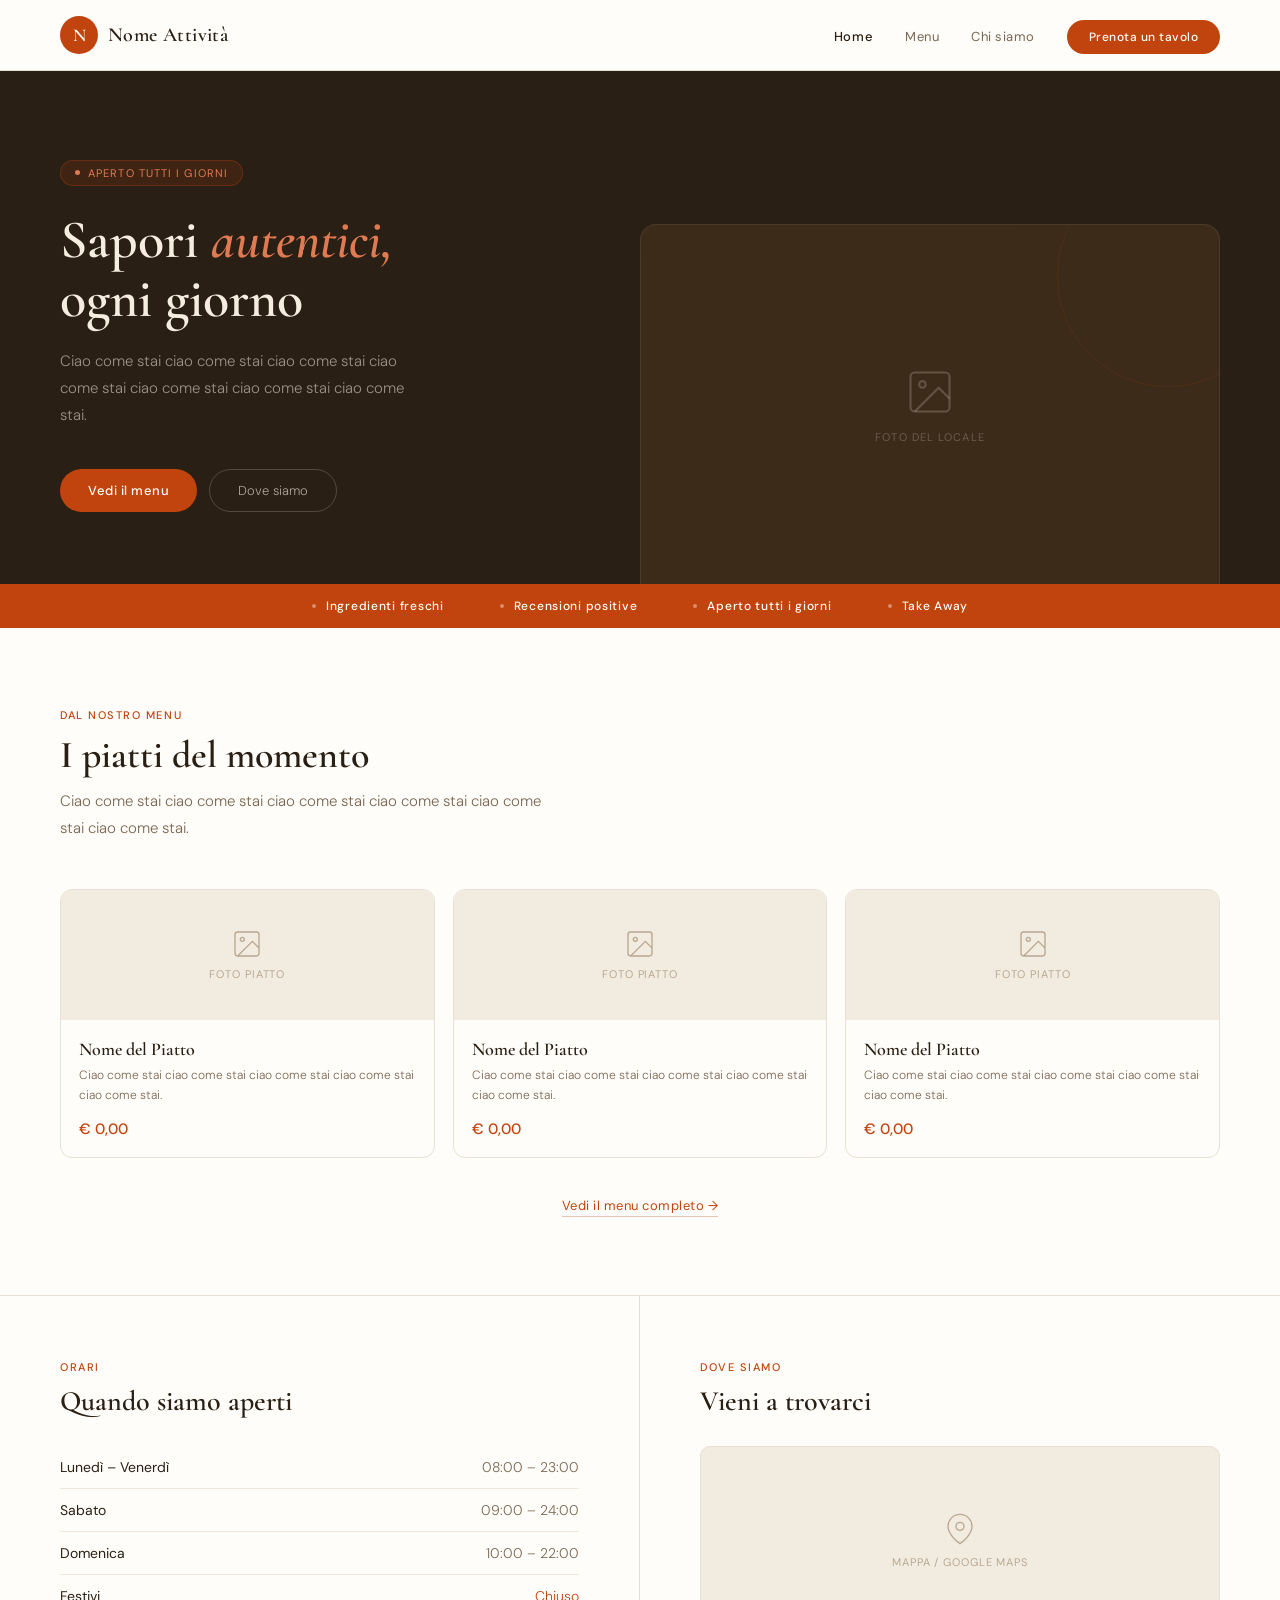
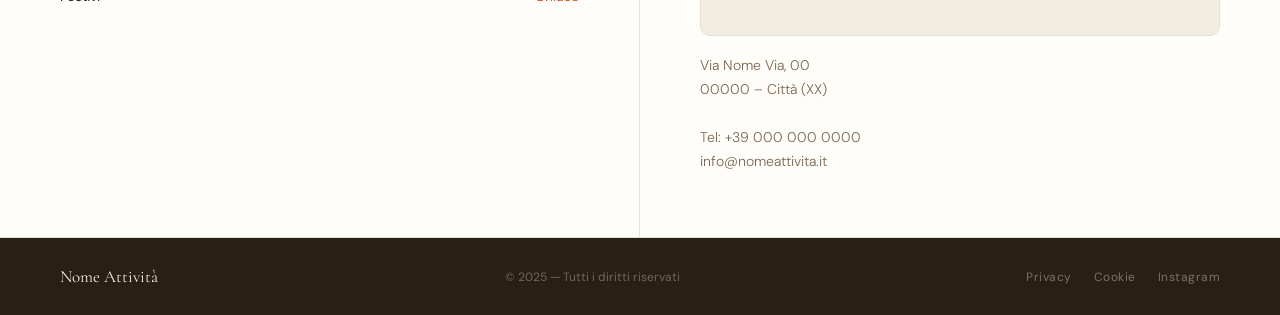
<file: PagineWebAttività/PrototipoFood.html/index.html>
<!DOCTYPE html>
<html lang="it">
<head>
  <meta charset="UTF-8">
  <meta name="viewport" content="width=device-width, initial-scale=1.0">
  <title>PrototipoFood</title>
  <link rel="stylesheet" href="style.css">
  <style>



    /* ── HERO ── */
    .hero {
      background: #2a1f14;
      padding: 88px 60px 0;
      display: grid; grid-template-columns: 1fr 1fr; gap: 0; align-items: end; overflow: hidden;
    }
    .hero-left { padding-bottom: 72px; }
    .hero-tag {
      display: inline-flex; align-items: center; gap: 8px;
      background: rgba(193,68,14,0.15); border: 0.5px solid rgba(193,68,14,0.3);
      border-radius: 40px; padding: 5px 14px;
      font-size: 11px; letter-spacing: 0.1em; text-transform: uppercase; color: #e07a52;
      margin-bottom: 24px;
    }
    .hero-tag-dot { width: 5px; height: 5px; border-radius: 50%; background: #e07a52; }
    .hero h1 {
      font-family: 'Cormorant Garamond', serif;
      font-size: 54px; font-weight: 600; color: #f5ede0; line-height: 1.1; margin-bottom: 20px;
    }
    .hero h1 em { font-style: italic; color: #e07a52; }
    .hero-desc {
      font-size: 15px; color: rgba(245,237,224,0.55); line-height: 1.8; font-weight: 300;
      max-width: 360px; margin-bottom: 40px;
    }
    .hero-actions { display: flex; gap: 12px; align-items: center; }
    .hero-right {
      background: #3d2b1a;
      border-radius: 16px 16px 0 0;
      height: 360px;
      display: flex; flex-direction: column; align-items: center; justify-content: center; gap: 12px;
      border: 0.5px solid rgba(245,237,224,0.08); border-bottom: none;
      position: relative; overflow: hidden;
    }
    .hero-right::before {
      content: ''; position: absolute; top: -60px; right: -60px;
      width: 220px; height: 220px; border-radius: 50%;
      border: 1px solid rgba(193,68,14,0.12);
    }
    .placeholder-label { font-size: 11px; letter-spacing: 0.1em; text-transform: uppercase; color: rgba(245,237,224,0.25); }



    /* ── ANTEPRIMA MENU ── */
    .section { padding: 80px 60px; }
    .menu-grid { display: grid; grid-template-columns: repeat(3, 1fr); gap: 18px; }
    .menu-card {
      border: 0.5px solid #e8e0d2; border-radius: 12px; overflow: hidden;
      background: #fffdf9; transition: box-shadow .2s;
    }
    .menu-card:hover { box-shadow: 0 4px 20px rgba(42,31,20,0.08); }
    .menu-img {
      height: 130px; background: #f2ebe0;
      display: flex; flex-direction: column; align-items: center; justify-content: center;
      gap: 7px; font-size: 11px; letter-spacing: 0.08em; text-transform: uppercase; color: #b8a892;
    }
    .menu-body { padding: 18px; }
    .menu-name { font-family: 'Cormorant Garamond', serif; font-size: 18px; font-weight: 600; color: #2a1f14; margin-bottom: 6px; }
    .menu-desc { font-size: 12px; color: #7a6652; line-height: 1.65; font-weight: 300; margin-bottom: 14px; }
    .menu-price { font-size: 15px; font-weight: 500; color: #c1440e; }
    .menu-cta { text-align: center; margin-top: 36px; }
    .menu-cta a {
      font-size: 13px; color: #c1440e; text-decoration: none; border-bottom: 1px solid rgba(193,68,14,0.3);
      padding-bottom: 2px; letter-spacing: 0.04em;
    }



    /* ── RESPONSIVE ── */
    @media (max-width: 768px) {
      .hero { grid-template-columns: 1fr; padding: 56px 24px 0; }
      .hero-left { padding-bottom: 48px; }
      .hero h1 { font-size: 38px; }
      .hero-right { border-radius: 12px 12px 0 0; height: 220px; }
      .section { padding: 56px 24px; }
      .menu-grid { grid-template-columns: 1fr; }
    }
  </style>
</head>
<body>



  <!-- NAV -->
  <nav>
    <div class="nav-logo">
      <div class="logo-box">N</div>
      <span class="brand">Nome Attività</span>
    </div>
    <ul class="nav-links">
      <li><a href="index.html" class="active">Home</a></li>
      <li><a href="menu.html">Menu</a></li>
      <li><a href="chiSiamo.html">Chi siamo</a></li>
      <li><a href="index.html#orari" class="nav-reserve">Prenota un tavolo</a></li>
    </ul>
  </nav>



  <!-- HERO -->
  <section class="hero">
    <div class="hero-left">
      <div class="hero-tag">
        <div class="hero-tag-dot"></div>
        Aperto tutti i giorni
      </div>
      <h1>Sapori <em>autentici,</em><br>ogni giorno</h1>
      <p class="hero-desc">Ciao come stai ciao come stai ciao come stai ciao come stai ciao come stai ciao come stai ciao come stai.</p>
      <div class="hero-actions">
        <a href="menu.html"><button class="btn-red">Vedi il menu</button></a>
        <button class="btn-ghost" onclick="document.getElementById('orari').scrollIntoView({behavior:'smooth'})">Dove siamo</button>
      </div>
    </div>
    <div class="hero-right">
      <svg width="52" height="52" viewBox="0 0 24 24" fill="none" stroke="rgba(245,237,224,0.2)" stroke-width="1">
        <rect x="3" y="3" width="18" height="18" rx="2"/><circle cx="8.5" cy="8.5" r="1.5"/><path d="M21 15l-5-5L5 21"/>
      </svg>
      <span class="placeholder-label">Foto del locale</span>
    </div>
  </section>



  <!-- BADGES -->
  <div class="badges">
    <div class="badge-item"><div class="badge-sep"></div> Ingredienti freschi</div>
    <div class="badge-item"><div class="badge-sep"></div> Recensioni positive</div>
    <div class="badge-item"><div class="badge-sep"></div> Aperto tutti i giorni</div>
    <div class="badge-item"><div class="badge-sep"></div> Take Away</div>
  </div>



  <!-- ANTEPRIMA MENU -->
  <section class="section">
    <div class="sec-label">Dal nostro menu</div>
    <h2 class="sec-title">I piatti del momento</h2>
    <p class="sec-sub">Ciao come stai ciao come stai ciao come stai ciao come stai ciao come stai ciao come stai.</p>
    <div class="menu-grid">
      <div class="menu-card">
        <div class="menu-img">
          <svg width="32" height="32" viewBox="0 0 24 24" fill="none" stroke="#b8a892" stroke-width="1"><rect x="3" y="3" width="18" height="18" rx="2"/><circle cx="8.5" cy="8.5" r="1.5"/><path d="M21 15l-5-5L5 21"/></svg>
          <span>Foto piatto</span>
        </div>
        <div class="menu-body">
          <div class="menu-name">Nome del Piatto</div>
          <div class="menu-desc">Ciao come stai ciao come stai ciao come stai ciao come stai ciao come stai.</div>
          <div class="menu-price">€ 0,00</div>
        </div>
      </div>
      <div class="menu-card">
        <div class="menu-img">
          <svg width="32" height="32" viewBox="0 0 24 24" fill="none" stroke="#b8a892" stroke-width="1"><rect x="3" y="3" width="18" height="18" rx="2"/><circle cx="8.5" cy="8.5" r="1.5"/><path d="M21 15l-5-5L5 21"/></svg>
          <span>Foto piatto</span>
        </div>
        <div class="menu-body">
          <div class="menu-name">Nome del Piatto</div>
          <div class="menu-desc">Ciao come stai ciao come stai ciao come stai ciao come stai ciao come stai.</div>
          <div class="menu-price">€ 0,00</div>
        </div>
      </div>
      <div class="menu-card">
        <div class="menu-img">
          <svg width="32" height="32" viewBox="0 0 24 24" fill="none" stroke="#b8a892" stroke-width="1"><rect x="3" y="3" width="18" height="18" rx="2"/><circle cx="8.5" cy="8.5" r="1.5"/><path d="M21 15l-5-5L5 21"/></svg>
          <span>Foto piatto</span>
        </div>
        <div class="menu-body">
          <div class="menu-name">Nome del Piatto</div>
          <div class="menu-desc">Ciao come stai ciao come stai ciao come stai ciao come stai ciao come stai.</div>
          <div class="menu-price">€ 0,00</div>
        </div>
      </div>
    </div>
    <div class="menu-cta"><a href="menu.html">Vedi il menu completo →</a></div>
  </section>



  <!-- ORARI + DOVE SIAMO -->
  <div class="info-row" id="orari">
    <div class="info-col">
      <div class="sec-label">Orari</div>
      <h2 class="sec-title" style="font-size:28px;margin-bottom:0">Quando siamo aperti</h2>
      <div class="orari-list">
        <div class="orari-row"><span class="orari-day">Lunedì – Venerdì</span><span class="orari-time">08:00 – 23:00</span></div>
        <div class="orari-row"><span class="orari-day">Sabato</span><span class="orari-time">09:00 – 24:00</span></div>
        <div class="orari-row"><span class="orari-day">Domenica</span><span class="orari-time">10:00 – 22:00</span></div>
        <div class="orari-row"><span class="orari-day">Festivi</span><span class="orari-closed">Chiuso</span></div>
      </div>
    </div>
    <div class="info-col">
      <div class="sec-label">Dove siamo</div>
      <h2 class="sec-title" style="font-size:28px;margin-bottom:0">Vieni a trovarci</h2>
      <div class="map-placeholder">
        <svg width="32" height="32" viewBox="0 0 24 24" fill="none" stroke="#b8a892" stroke-width="1"><path d="M21 10c0 7-9 13-9 13s-9-6-9-13a9 9 0 0118 0z"/><circle cx="12" cy="10" r="3"/></svg>
        <span class="map-text">Mappa / Google Maps</span>
      </div>
      <p class="address">
        Via Nome Via, 00<br>
        00000 – Città (XX)<br><br>
        Tel: +39 000 000 0000<br>
        info@nomeattivita.it
      </p>
    </div>
  </div>



  <!-- FOOTER -->
  <footer>
    <span class="foot-brand">Nome Attività</span>
    <span class="foot-copy">© 2025 — Tutti i diritti riservati</span>
    <div class="foot-links">
      <a href="#">Privacy</a>
      <a href="#">Cookie</a>
      <a href="#">Instagram</a>
    </div>
  </footer>

</body>
</html>
</file>
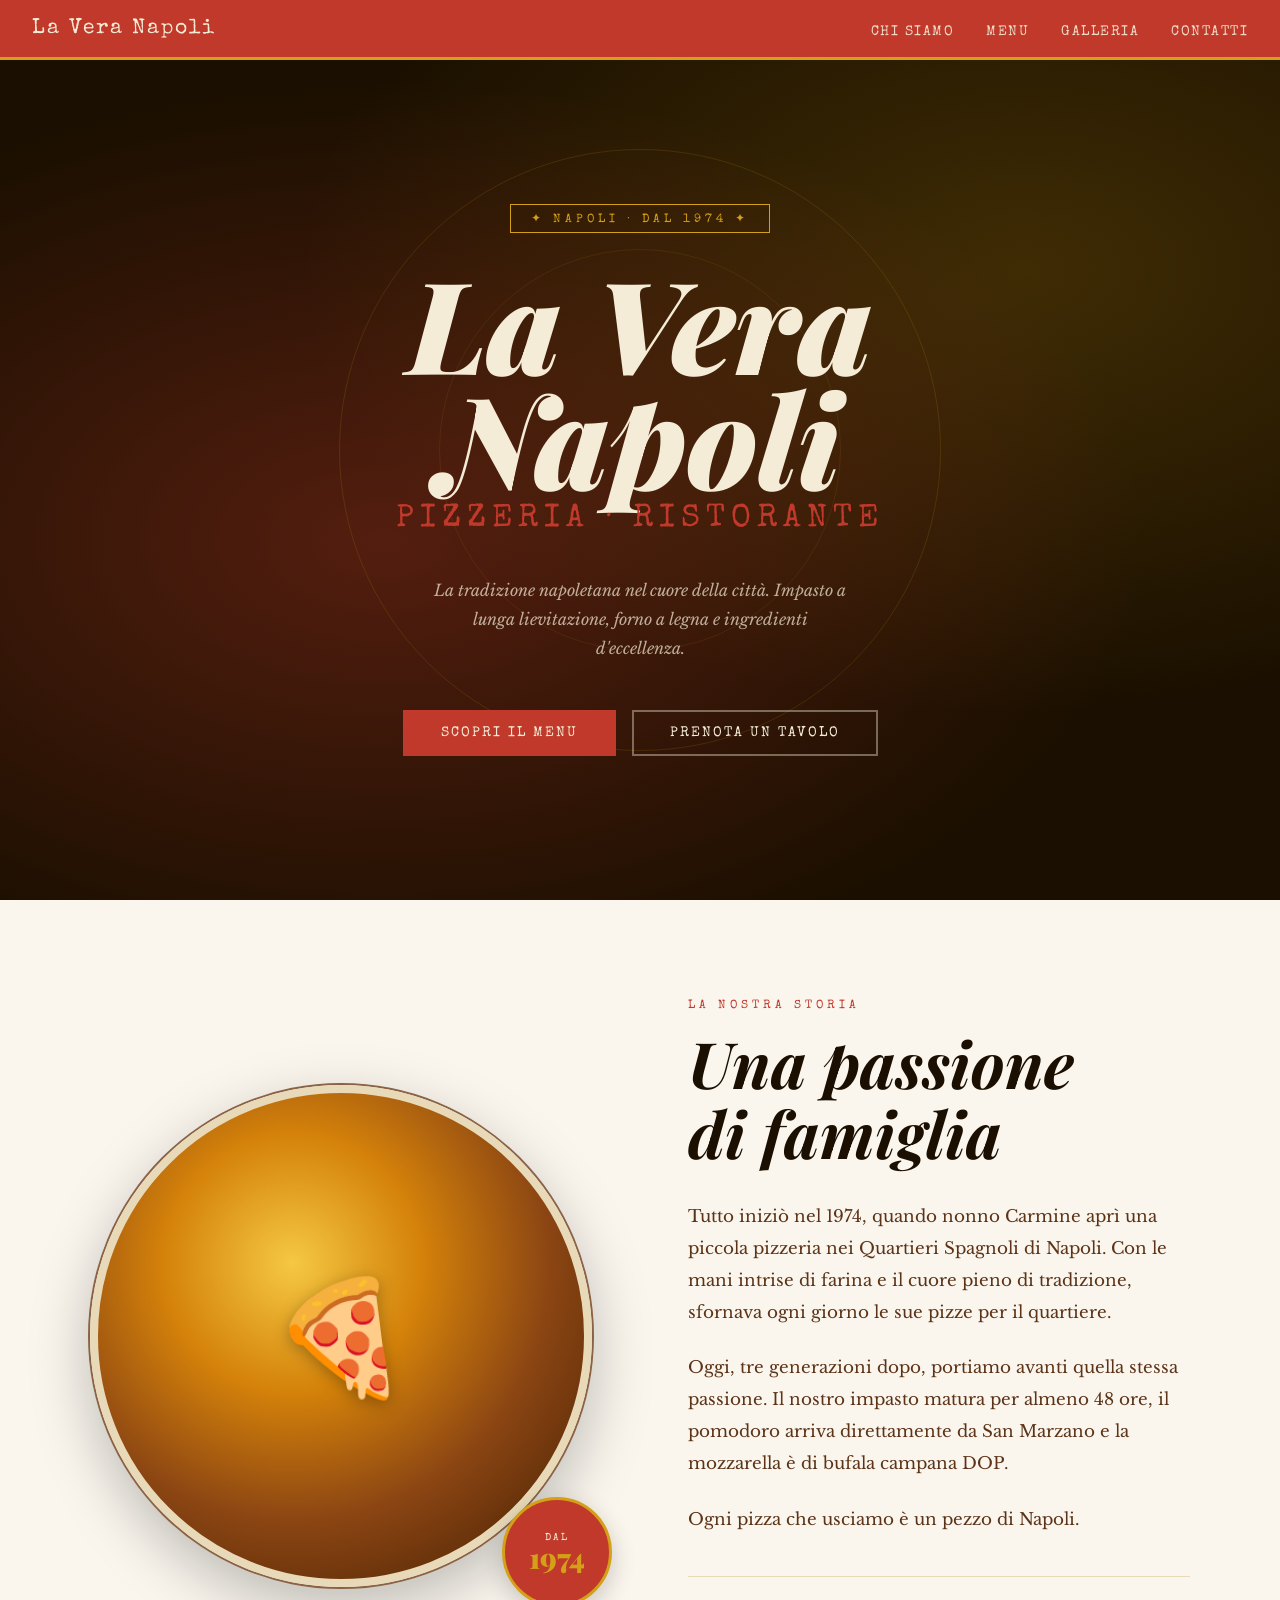
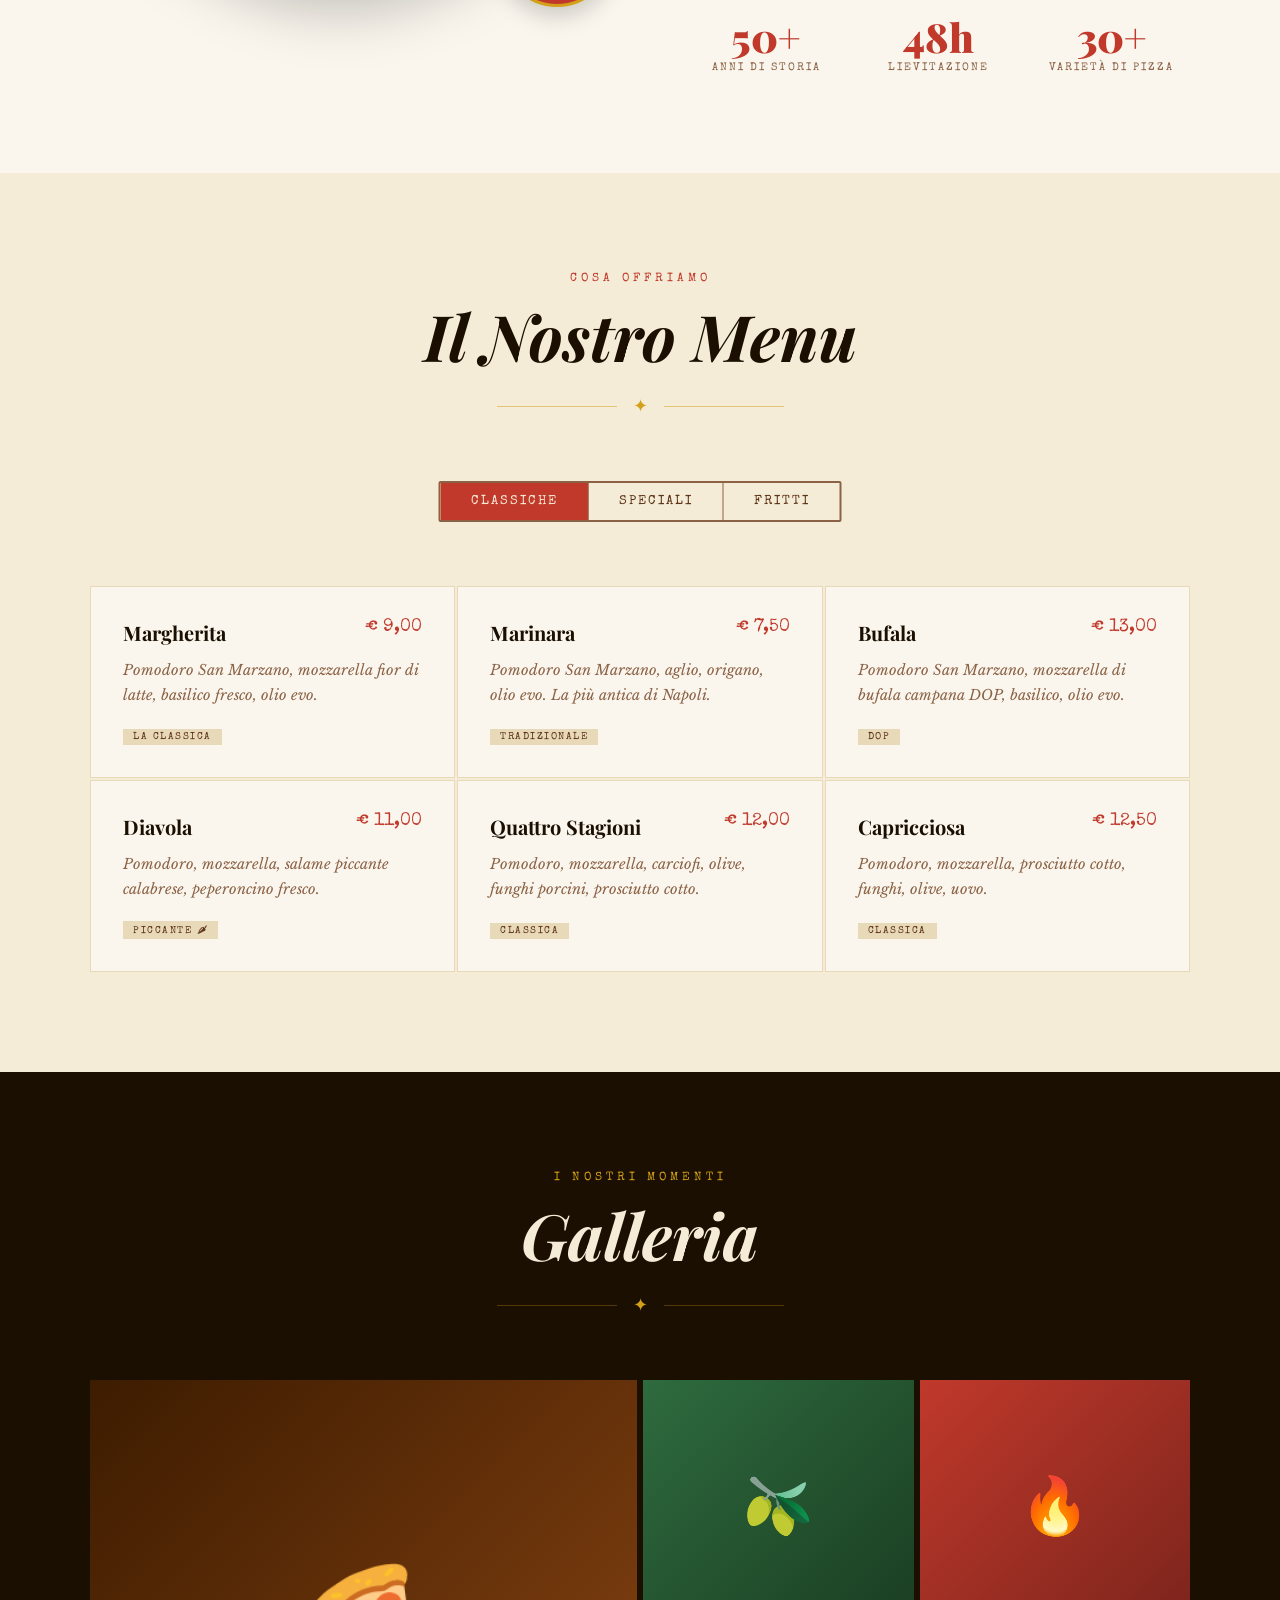
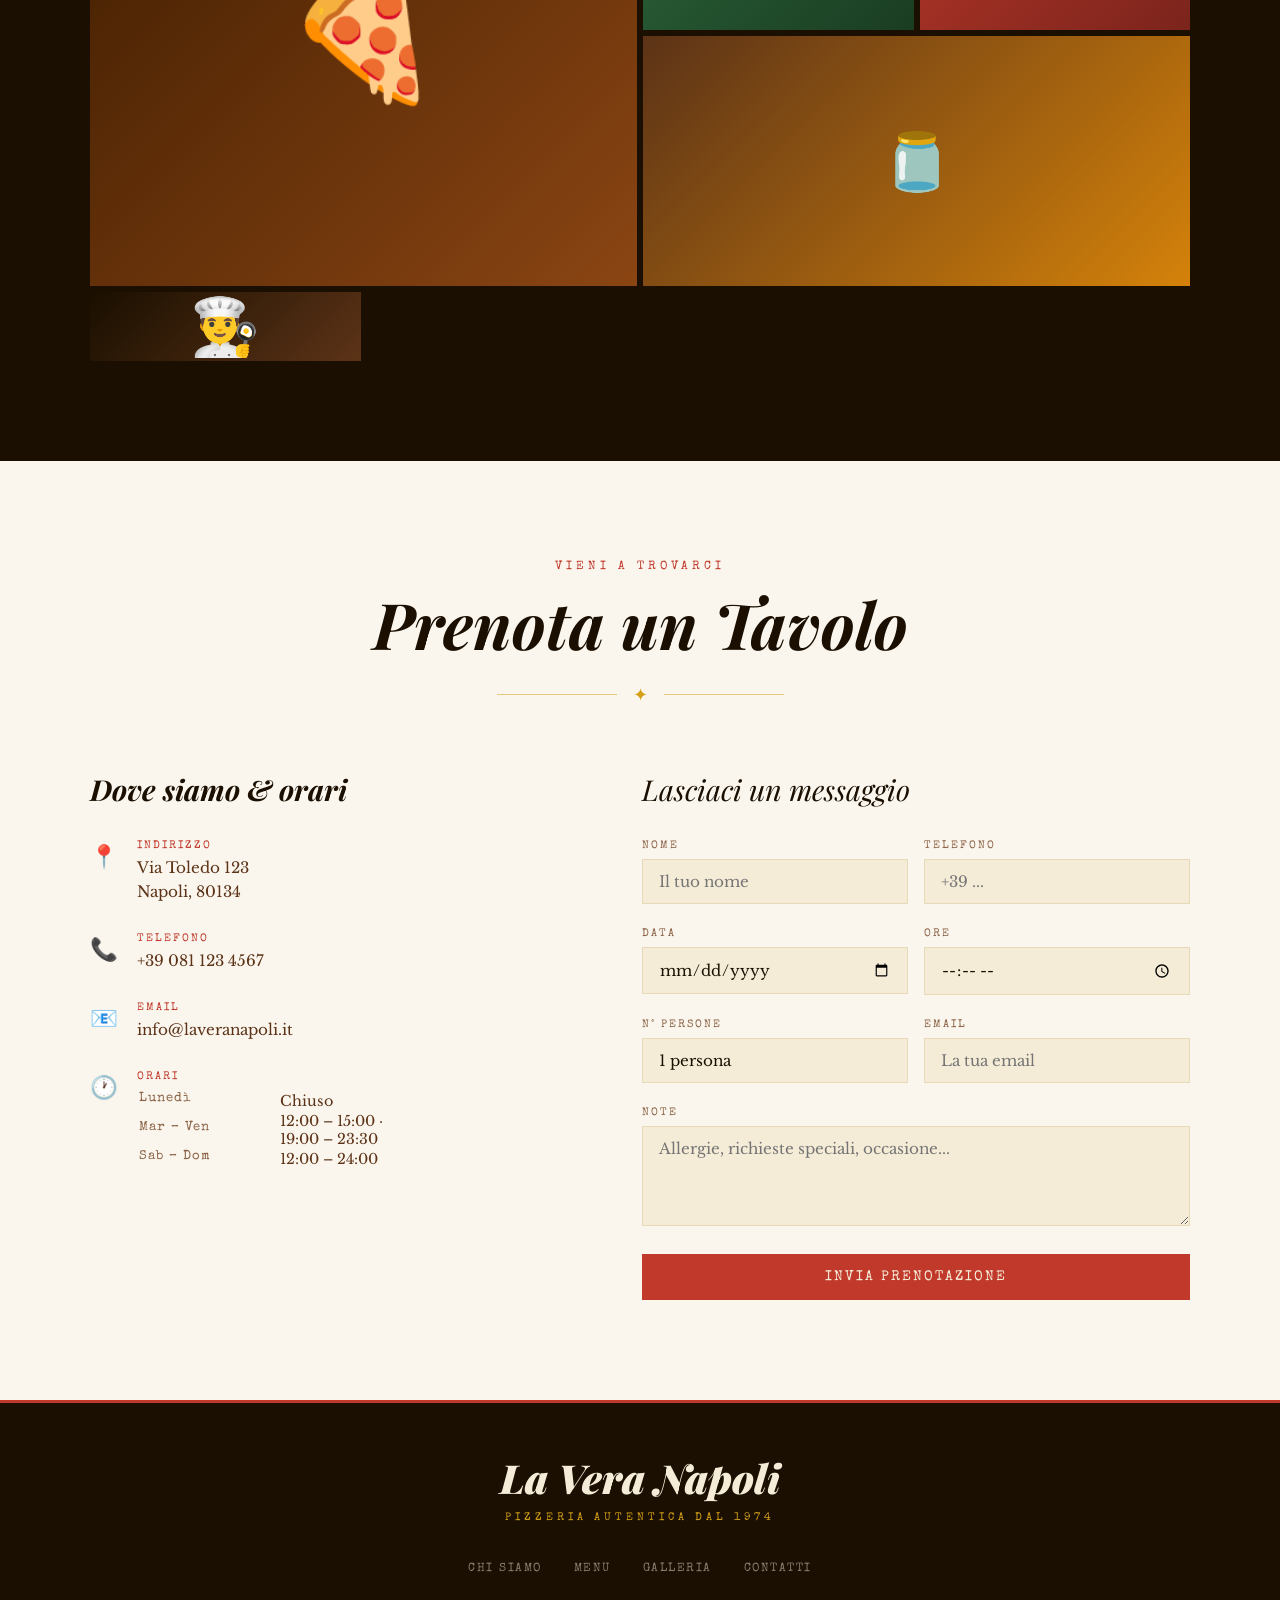
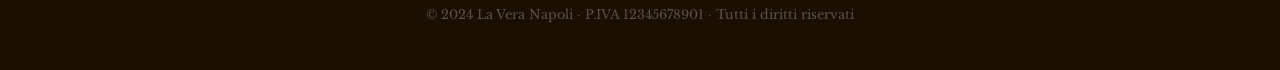
<file: PagineWebAttività/PrototipoPizzeria.html>
<!DOCTYPE html>
<html lang="it">
<head>
<meta charset="UTF-8">
<meta name="viewport" content="width=device-width, initial-scale=1.0">
<title>Prototipo Pizzeria</title>
<link href="https://fonts.googleapis.com/css2?family=Playfair+Display:ital,wght@0,400;0,700;0,900;1,400;1,700&family=Libre+Baskerville:ital,wght@0,400;0,700;1,400&family=Special+Elite&display=swap" rel="stylesheet">
<style>
  :root {
    --rosso: #C0392B;
    --rosso-scuro: #922b21;
    --crema: #F5ECD7;
    --crema-scura: #E8D9B8;
    --marrone: #5C3317;
    --marrone-chiaro: #8B6245;
    --nero: #1A0F00;
    --giallo: #D4A017;
    --verde: #2E6B3E;
    --bianco: #FAF6EE;
  }

  * { margin: 0; padding: 0; box-sizing: border-box; }

  html { scroll-behavior: smooth; }

  body {
    background-color: var(--crema);
    color: var(--nero);
    font-family: 'Libre Baskerville', serif;
    overflow-x: hidden;
  }



  /* ====== TEXTURE OVERLAY ====== */
  body::before {
    content: '';
    position: fixed;
    inset: 0;
    background-image: url("data:image/svg+xml,%3Csvg xmlns='http://www.w3.org/2000/svg' width='4' height='4'%3E%3Crect width='4' height='4' fill='transparent'/%3E%3Ccircle cx='1' cy='1' r='0.5' fill='rgba(0,0,0,0.04)'/%3E%3Ccircle cx='3' cy='3' r='0.5' fill='rgba(0,0,0,0.04)'/%3E%3C/svg%3E");
    pointer-events: none;
    z-index: 0;
  }



  /* ====== NAV ====== */
  nav {
    position: fixed;
    top: 0; left: 0; right: 0;
    z-index: 100;
    background: var(--rosso);
    border-bottom: 3px solid var(--giallo);
    padding: 0 2rem;
    display: flex;
    align-items: center;
    justify-content: space-between;
    height: 60px;
  }

  .nav-logo {
    font-family: 'Special Elite', cursive;
    color: var(--crema);
    font-size: 1.3rem;
    letter-spacing: 2px;
    text-decoration: none;
  }

  .nav-links {
    display: flex;
    gap: 2rem;
    list-style: none;
  }

  .nav-links a {
    color: var(--crema);
    text-decoration: none;
    font-family: 'Special Elite', cursive;
    font-size: 0.85rem;
    letter-spacing: 1.5px;
    text-transform: uppercase;
    opacity: 0.9;
    transition: opacity 0.2s;
  }

  .nav-links a:hover { opacity: 1; text-decoration: underline; text-underline-offset: 4px; }



  /* ====== HERO ====== */
  #home {
    min-height: 100vh;
    background: var(--nero);
    display: flex;
    align-items: center;
    justify-content: center;
    position: relative;
    overflow: hidden;
    padding-top: 60px;
  }

  .hero-bg {
    position: absolute;
    inset: 0;
    background:
      radial-gradient(ellipse at 30% 60%, rgba(192,57,43,0.35) 0%, transparent 60%),
      radial-gradient(ellipse at 80% 30%, rgba(212,160,23,0.2) 0%, transparent 50%),
      var(--nero);
  }



  /* Decorative circles */
  .hero-bg::before {
    content: '';
    position: absolute;
    width: 600px; height: 600px;
    border-radius: 50%;
    border: 1px solid rgba(212,160,23,0.15);
    top: 50%; left: 50%;
    transform: translate(-50%, -50%);
  }
  .hero-bg::after {
    content: '';
    position: absolute;
    width: 400px; height: 400px;
    border-radius: 50%;
    border: 1px solid rgba(212,160,23,0.1);
    top: 50%; left: 50%;
    transform: translate(-50%, -50%);
  }

  .hero-content {
    position: relative;
    text-align: center;
    z-index: 2;
    animation: fadeUp 1.2s ease both;
  }

  @keyframes fadeUp {
    from { opacity: 0; transform: translateY(40px); }
    to { opacity: 1; transform: translateY(0); }
  }

  .hero-badge {
    display: inline-block;
    border: 1.5px solid var(--giallo);
    color: var(--giallo);
    font-family: 'Special Elite', cursive;
    font-size: 0.75rem;
    letter-spacing: 4px;
    text-transform: uppercase;
    padding: 6px 20px;
    margin-bottom: 2rem;
    animation: fadeUp 1.2s ease 0.2s both;
  }

  .hero-title {
    font-family: 'Playfair Display', serif;
    font-size: clamp(4rem, 10vw, 9rem);
    font-weight: 900;
    font-style: italic;
    color: var(--crema);
    line-height: 0.9;
    margin-bottom: 0.5rem;
    animation: fadeUp 1.2s ease 0.3s both;
  }

  .hero-subtitle {
    font-family: 'Special Elite', cursive;
    font-size: clamp(1rem, 3vw, 2rem);
    color: var(--rosso);
    letter-spacing: 6px;
    text-transform: uppercase;
    margin-bottom: 2.5rem;
    animation: fadeUp 1.2s ease 0.5s both;
  }

  .hero-desc {
    color: rgba(245,236,215,0.7);
    font-size: 1rem;
    font-style: italic;
    max-width: 420px;
    margin: 0 auto 3rem;
    line-height: 1.8;
    animation: fadeUp 1.2s ease 0.6s both;
  }

  .hero-cta {
    display: inline-flex;
    gap: 1rem;
    animation: fadeUp 1.2s ease 0.8s both;
  }

  .btn {
    padding: 14px 36px;
    font-family: 'Special Elite', cursive;
    font-size: 0.85rem;
    letter-spacing: 2px;
    text-transform: uppercase;
    cursor: pointer;
    text-decoration: none;
    transition: all 0.25s;
    display: inline-block;
  }

  .btn-primary {
    background: var(--rosso);
    color: var(--crema);
    border: 2px solid var(--rosso);
  }
  .btn-primary:hover {
    background: var(--rosso-scuro);
    border-color: var(--rosso-scuro);
    transform: translateY(-2px);
  }

  .btn-outline {
    background: transparent;
    color: var(--crema);
    border: 2px solid rgba(245,236,215,0.4);
  }
  .btn-outline:hover {
    border-color: var(--crema);
    transform: translateY(-2px);
  }



  /* ====== DIVIDER ====== */
  .divider {
    display: flex;
    align-items: center;
    gap: 1rem;
    justify-content: center;
    margin: 1.5rem 0;
  }
  .divider::before, .divider::after {
    content: '';
    flex: 1;
    max-width: 120px;
    height: 1px;
    background: var(--giallo);
    opacity: 0.5;
  }
  .divider-icon { color: var(--giallo); font-size: 1.1rem; }



  /* ====== SECTIONS ====== */
  section { position: relative; z-index: 1; }

  .section-header {
    text-align: center;
    margin-bottom: 4rem;
  }

  .section-tag {
    font-family: 'Special Elite', cursive;
    font-size: 0.75rem;
    letter-spacing: 4px;
    text-transform: uppercase;
    color: var(--rosso);
    margin-bottom: 1rem;
    display: block;
  }

  .section-title {
    font-family: 'Playfair Display', serif;
    font-size: clamp(2.5rem, 5vw, 4rem);
    font-style: italic;
    color: var(--nero);
    line-height: 1.1;
  }



  /* ====== CHI SIAMO ====== */
  #chi-siamo {
    padding: 100px 2rem;
    background: var(--bianco);
  }

  .chi-siamo-inner {
    max-width: 1100px;
    margin: 0 auto;
    display: grid;
    grid-template-columns: 1fr 1fr;
    gap: 6rem;
    align-items: center;
  }

  .chi-siamo-visual {
    position: relative;
  }

  .pizza-frame {
    aspect-ratio: 1;
    border-radius: 50%;
    background:
      radial-gradient(circle at 40% 35%, #f5c842 0%, #d4820a 30%, #8b4513 60%, #3d1c00 100%);
    border: 8px solid var(--crema-scura);
    box-shadow:
      0 0 0 2px var(--marrone-chiaro),
      0 20px 60px rgba(0,0,0,0.25);
    display: flex;
    align-items: center;
    justify-content: center;
    overflow: hidden;
    position: relative;
  }

  .pizza-frame::after {
    content: '🍕';
    font-size: 7rem;
    filter: drop-shadow(0 4px 8px rgba(0,0,0,0.3));
  }

  .since-badge {
    position: absolute;
    bottom: -20px;
    right: -20px;
    width: 110px; height: 110px;
    background: var(--rosso);
    border-radius: 50%;
    display: flex;
    flex-direction: column;
    align-items: center;
    justify-content: center;
    border: 3px solid var(--giallo);
    box-shadow: 0 8px 24px rgba(0,0,0,0.2);
  }

  .since-badge span:first-child {
    font-family: 'Special Elite', cursive;
    font-size: 0.65rem;
    letter-spacing: 2px;
    color: var(--crema);
    text-transform: uppercase;
  }
  .since-badge span:last-child {
    font-family: 'Playfair Display', serif;
    font-size: 1.8rem;
    font-weight: 900;
    color: var(--giallo);
    line-height: 1;
  }

  .chi-siamo-text p {
    line-height: 1.9;
    color: var(--marrone);
    margin-bottom: 1.5rem;
    font-size: 1.05rem;
  }

  .stats-row {
    display: grid;
    grid-template-columns: repeat(3, 1fr);
    gap: 1rem;
    margin-top: 2.5rem;
    padding-top: 2.5rem;
    border-top: 1px solid var(--crema-scura);
  }

  .stat {
    text-align: center;
  }

  .stat-number {
    font-family: 'Playfair Display', serif;
    font-size: 2.5rem;
    font-weight: 900;
    color: var(--rosso);
    display: block;
    line-height: 1;
  }

  .stat-label {
    font-family: 'Special Elite', cursive;
    font-size: 0.7rem;
    letter-spacing: 2px;
    text-transform: uppercase;
    color: var(--marrone-chiaro);
    margin-top: 0.3rem;
    display: block;
  }



  /* ====== MENU ====== */
  #menu {
    padding: 100px 2rem;
    background: var(--crema);
  }

  .menu-inner {
    max-width: 1100px;
    margin: 0 auto;
  }

  .menu-tabs {
    display: flex;
    justify-content: center;
    gap: 0;
    margin-bottom: 4rem;
    border: 2px solid var(--marrone-chiaro);
    display: inline-flex;
    overflow: hidden;
    border-radius: 2px;
    position: relative;
    left: 50%;
    transform: translateX(-50%);
  }

  .menu-tab {
    padding: 12px 30px;
    font-family: 'Special Elite', cursive;
    font-size: 0.8rem;
    letter-spacing: 2px;
    text-transform: uppercase;
    cursor: pointer;
    border: none;
    background: transparent;
    color: var(--marrone);
    transition: all 0.25s;
    border-right: 1px solid var(--marrone-chiaro);
  }
  .menu-tab:last-child { border-right: none; }
  .menu-tab.active, .menu-tab:hover {
    background: var(--rosso);
    color: var(--crema);
  }

  .menu-grid {
    display: grid;
    grid-template-columns: repeat(auto-fill, minmax(300px, 1fr));
    gap: 2px;
  }

  .pizza-card {
    background: var(--bianco);
    padding: 2rem;
    border: 1px solid var(--crema-scura);
    transition: all 0.3s;
    position: relative;
    overflow: hidden;
  }

  .pizza-card::before {
    content: '';
    position: absolute;
    inset: 0;
    background: var(--rosso);
    transform: scaleY(0);
    transform-origin: bottom;
    transition: transform 0.3s ease;
    z-index: 0;
  }

  .pizza-card:hover::before { transform: scaleY(1); }
  .pizza-card:hover { color: var(--crema); }
  .pizza-card > * { position: relative; z-index: 1; }

  .pizza-card:hover .pizza-name { color: var(--crema); }
  .pizza-card:hover .pizza-desc { color: rgba(245,236,215,0.8); }
  .pizza-card:hover .pizza-price { color: var(--giallo); }
  .pizza-card:hover .pizza-tag { background: rgba(255,255,255,0.15); color: var(--crema); }

  .pizza-header {
    display: flex;
    justify-content: space-between;
    align-items: flex-start;
    margin-bottom: 0.75rem;
  }

  .pizza-name {
    font-family: 'Playfair Display', serif;
    font-size: 1.25rem;
    font-weight: 700;
    color: var(--nero);
    transition: color 0.3s;
  }

  .pizza-price {
    font-family: 'Special Elite', cursive;
    font-size: 1.1rem;
    color: var(--rosso);
    white-space: nowrap;
    margin-left: 1rem;
    transition: color 0.3s;
  }

  .pizza-desc {
    font-size: 0.9rem;
    color: var(--marrone-chiaro);
    line-height: 1.7;
    margin-bottom: 1rem;
    font-style: italic;
    transition: color 0.3s;
  }

  .pizza-tag {
    display: inline-block;
    background: var(--crema-scura);
    color: var(--marrone);
    font-family: 'Special Elite', cursive;
    font-size: 0.65rem;
    letter-spacing: 1.5px;
    text-transform: uppercase;
    padding: 3px 10px;
    transition: all 0.3s;
  }

  /* ====== GALLERIA ====== */
  #galleria {
    padding: 100px 2rem;
    background: var(--nero);
  }

  #galleria .section-title { color: var(--crema); }
  #galleria .section-tag { color: var(--giallo); }
  #galleria .divider::before, #galleria .divider::after { opacity: 0.3; }

  .gallery-grid {
    max-width: 1100px;
    margin: 0 auto;
    display: grid;
    grid-template-columns: repeat(4, 1fr);
    grid-template-rows: 250px 250px;
    gap: 6px;
  }

  .gallery-item {
    overflow: hidden;
    position: relative;
    cursor: pointer;
  }

  .gallery-item:nth-child(1) { grid-column: span 2; grid-row: span 2; }
  .gallery-item:nth-child(4) { grid-column: span 2; }

  .gallery-thumb {
    width: 100%;
    height: 100%;
    transition: transform 0.5s ease;
    display: flex;
    align-items: center;
    justify-content: center;
    font-size: 4rem;
  }

  .gallery-item:nth-child(1) .gallery-thumb { background: linear-gradient(135deg, #3d1c00, #8b4513); font-size: 8rem; }
  .gallery-item:nth-child(2) .gallery-thumb { background: linear-gradient(135deg, #2E6B3E, #1a3d22); font-size: 3.5rem; }
  .gallery-item:nth-child(3) .gallery-thumb { background: linear-gradient(135deg, #C0392B, #7b241c); font-size: 3.5rem; }
  .gallery-item:nth-child(4) .gallery-thumb { background: linear-gradient(135deg, #5C3317, #d4820a); font-size: 3.5rem; }
  .gallery-item:nth-child(5) .gallery-thumb { background: linear-gradient(135deg, #1A0F00, #5C3317); font-size: 3.5rem; }

  .gallery-item:hover .gallery-thumb { transform: scale(1.08); }

  .gallery-overlay {
    position: absolute;
    inset: 0;
    background: rgba(0,0,0,0);
    display: flex;
    align-items: flex-end;
    padding: 1.5rem;
    transition: background 0.3s;
  }

  .gallery-item:hover .gallery-overlay { background: rgba(0,0,0,0.45); }

  .gallery-caption {
    font-family: 'Special Elite', cursive;
    color: var(--crema);
    font-size: 0.8rem;
    letter-spacing: 2px;
    text-transform: uppercase;
    opacity: 0;
    transform: translateY(10px);
    transition: all 0.3s;
  }

  .gallery-item:hover .gallery-caption { opacity: 1; transform: translateY(0); }



  /* ====== CONTATTI ====== */
  #contatti {
    padding: 100px 2rem;
    background: var(--bianco);
  }

  .contatti-inner {
    max-width: 1100px;
    margin: 0 auto;
    display: grid;
    grid-template-columns: 1fr 1.2fr;
    gap: 6rem;
    align-items: start;
  }

  .contatti-info h3 {
    font-family: 'Playfair Display', serif;
    font-size: 1.8rem;
    font-style: italic;
    color: var(--nero);
    margin-bottom: 2rem;
  }

  .info-item {
    display: flex;
    gap: 1.2rem;
    margin-bottom: 1.8rem;
    align-items: flex-start;
  }

  .info-icon {
    font-size: 1.4rem;
    margin-top: 2px;
    flex-shrink: 0;
  }

  .info-label {
    font-family: 'Special Elite', cursive;
    font-size: 0.7rem;
    letter-spacing: 2px;
    text-transform: uppercase;
    color: var(--rosso);
    display: block;
    margin-bottom: 0.3rem;
  }

  .info-value {
    color: var(--marrone);
    font-size: 0.95rem;
    line-height: 1.6;
  }

  .orari-table {
    width: 100%;
    margin-top: 0.5rem;
  }

  .orari-table tr td:first-child {
    font-family: 'Special Elite', cursive;
    font-size: 0.8rem;
    letter-spacing: 1px;
    color: var(--marrone-chiaro);
    padding-bottom: 0.3rem;
    width: 50%;
  }

  .orari-table tr td:last-child {
    color: var(--marrone);
    font-size: 0.9rem;
  }



  /* Form */
  .form-title {
    font-family: 'Playfair Display', serif;
    font-size: 1.8rem;
    font-style: italic;
    color: var(--nero);
    margin-bottom: 2rem;
  }

  .form-group {
    margin-bottom: 1.5rem;
  }

  .form-group label {
    display: block;
    font-family: 'Special Elite', cursive;
    font-size: 0.7rem;
    letter-spacing: 2px;
    text-transform: uppercase;
    color: var(--marrone-chiaro);
    margin-bottom: 0.5rem;
  }

  .form-group input,
  .form-group select,
  .form-group textarea {
    width: 100%;
    padding: 12px 16px;
    background: var(--crema);
    border: 1.5px solid var(--crema-scura);
    color: var(--nero);
    font-family: 'Libre Baskerville', serif;
    font-size: 0.95rem;
    outline: none;
    transition: border-color 0.25s;
    border-radius: 0;
    appearance: none;
  }

  .form-group input:focus,
  .form-group select:focus,
  .form-group textarea:focus {
    border-color: var(--rosso);
  }

  .form-group textarea { resize: vertical; min-height: 100px; }

  .form-row { display: grid; grid-template-columns: 1fr 1fr; gap: 1rem; }

  /* ====== FOOTER ====== */
  footer {
    background: var(--nero);
    padding: 3rem 2rem;
    text-align: center;
    border-top: 3px solid var(--rosso);
  }

  .footer-logo {
    font-family: 'Playfair Display', serif;
    font-size: 2.5rem;
    font-style: italic;
    font-weight: 900;
    color: var(--crema);
    display: block;
    margin-bottom: 0.5rem;
  }

  .footer-tagline {
    font-family: 'Special Elite', cursive;
    font-size: 0.7rem;
    letter-spacing: 4px;
    text-transform: uppercase;
    color: var(--giallo);
    margin-bottom: 2rem;
  }

  .footer-links {
    display: flex;
    justify-content: center;
    gap: 2rem;
    list-style: none;
    margin-bottom: 2rem;
  }

  .footer-links a {
    color: rgba(245,236,215,0.5);
    text-decoration: none;
    font-family: 'Special Elite', cursive;
    font-size: 0.75rem;
    letter-spacing: 1.5px;
    text-transform: uppercase;
    transition: color 0.2s;
  }
  .footer-links a:hover { color: var(--crema); }

  .footer-copy {
    color: rgba(245,236,215,0.3);
    font-size: 0.8rem;
  }



  /* ====== RESPONSIVE ====== */
  @media (max-width: 768px) {
    .nav-links { display: none; }
    .chi-siamo-inner { grid-template-columns: 1fr; gap: 3rem; }
    .gallery-grid {
      grid-template-columns: 1fr 1fr;
      grid-template-rows: auto;
    }
    .gallery-item:nth-child(1) { grid-column: span 2; grid-row: span 1; }
    .gallery-item:nth-child(4) { grid-column: span 1; }
    .contatti-inner { grid-template-columns: 1fr; gap: 3rem; }
    .form-row { grid-template-columns: 1fr; }
  }
</style>
</head>
<body>



<!-- NAV -->
<nav>
  <a href="#home" class="nav-logo">La Vera Napoli</a>
  <ul class="nav-links">
    <li><a href="#chi-siamo">Chi Siamo</a></li>
    <li><a href="#menu">Menu</a></li>
    <li><a href="#galleria">Galleria</a></li>
    <li><a href="#contatti">Contatti</a></li>
  </ul>
</nav>



<!-- HERO -->
<section id="home">
  <div class="hero-bg"></div>
  <div class="hero-content">
    <div class="hero-badge">✦ Napoli · Dal 1974 ✦</div>
    <h1 class="hero-title">La Vera<br>Napoli</h1>
    <p class="hero-subtitle">Pizzeria · Ristorante</p>
    <p class="hero-desc">La tradizione napoletana nel cuore della città. Impasto a lunga lievitazione, forno a legna e ingredienti d'eccellenza.</p>
    <div class="hero-cta">
      <a href="#menu" class="btn btn-primary">Scopri il Menu</a>
      <a href="#contatti" class="btn btn-outline">Prenota un Tavolo</a>
    </div>
  </div>
</section>



<!-- CHI SIAMO -->
<section id="chi-siamo">
  <div class="chi-siamo-inner">
    <div class="chi-siamo-visual">
      <div class="pizza-frame"></div>
      <div class="since-badge">
        <span>Dal</span>
        <span>1974</span>
      </div>
    </div>
    <div class="chi-siamo-text">
      <div class="section-header" style="text-align:left; margin-bottom:2rem;">
        <span class="section-tag">La Nostra Storia</span>
        <h2 class="section-title">Una passione<br>di famiglia</h2>
      </div>
      <p>Tutto iniziò nel 1974, quando nonno Carmine aprì una piccola pizzeria nei Quartieri Spagnoli di Napoli. Con le mani intrise di farina e il cuore pieno di tradizione, sfornava ogni giorno le sue pizze per il quartiere.</p>
      <p>Oggi, tre generazioni dopo, portiamo avanti quella stessa passione. Il nostro impasto matura per almeno 48 ore, il pomodoro arriva direttamente da San Marzano e la mozzarella è di bufala campana DOP.</p>
      <p>Ogni pizza che usciamo è un pezzo di Napoli.</p>
      <div class="stats-row">
        <div class="stat">
          <span class="stat-number">50+</span>
          <span class="stat-label">Anni di storia</span>
        </div>
        <div class="stat">
          <span class="stat-number">48h</span>
          <span class="stat-label">Lievitazione</span>
        </div>
        <div class="stat">
          <span class="stat-number">30+</span>
          <span class="stat-label">Varietà di pizza</span>
        </div>
      </div>
    </div>
  </div>
</section>



<!-- MENU -->
<section id="menu">
  <div class="menu-inner">
    <div class="section-header">
      <span class="section-tag">Cosa offriamo</span>
      <h2 class="section-title">Il Nostro Menu</h2>
      <div class="divider"><span class="divider-icon">✦</span></div>
    </div>

    <div class="menu-tabs">
      <button class="menu-tab active" onclick="setTab(this, 'classiche')">Classiche</button>
      <button class="menu-tab" onclick="setTab(this, 'speciali')">Speciali</button>
      <button class="menu-tab" onclick="setTab(this, 'fritti')">Fritti</button>
    </div>

    <div id="classiche" class="menu-grid menu-panel">
      <div class="pizza-card">
        <div class="pizza-header">
          <span class="pizza-name">Margherita</span>
          <span class="pizza-price">€ 9,00</span>
        </div>
        <p class="pizza-desc">Pomodoro San Marzano, mozzarella fior di latte, basilico fresco, olio evo.</p>
        <span class="pizza-tag">La Classica</span>
      </div>
      <div class="pizza-card">
        <div class="pizza-header">
          <span class="pizza-name">Marinara</span>
          <span class="pizza-price">€ 7,50</span>
        </div>
        <p class="pizza-desc">Pomodoro San Marzano, aglio, origano, olio evo. La più antica di Napoli.</p>
        <span class="pizza-tag">Tradizionale</span>
      </div>
      <div class="pizza-card">
        <div class="pizza-header">
          <span class="pizza-name">Bufala</span>
          <span class="pizza-price">€ 13,00</span>
        </div>
        <p class="pizza-desc">Pomodoro San Marzano, mozzarella di bufala campana DOP, basilico, olio evo.</p>
        <span class="pizza-tag">DOP</span>
      </div>
      <div class="pizza-card">
        <div class="pizza-header">
          <span class="pizza-name">Diavola</span>
          <span class="pizza-price">€ 11,00</span>
        </div>
        <p class="pizza-desc">Pomodoro, mozzarella, salame piccante calabrese, peperoncino fresco.</p>
        <span class="pizza-tag">Piccante 🌶</span>
      </div>
      <div class="pizza-card">
        <div class="pizza-header">
          <span class="pizza-name">Quattro Stagioni</span>
          <span class="pizza-price">€ 12,00</span>
        </div>
        <p class="pizza-desc">Pomodoro, mozzarella, carciofi, olive, funghi porcini, prosciutto cotto.</p>
        <span class="pizza-tag">Classica</span>
      </div>
      <div class="pizza-card">
        <div class="pizza-header">
          <span class="pizza-name">Capricciosa</span>
          <span class="pizza-price">€ 12,50</span>
        </div>
        <p class="pizza-desc">Pomodoro, mozzarella, prosciutto cotto, funghi, olive, uovo.</p>
        <span class="pizza-tag">Classica</span>
      </div>
    </div>

    <div id="speciali" class="menu-grid menu-panel" style="display:none;">
      <div class="pizza-card">
        <div class="pizza-header">
          <span class="pizza-name">Carmine's Special</span>
          <span class="pizza-price">€ 16,00</span>
        </div>
        <p class="pizza-desc">Crema di zucca, mozzarella di bufala, nduja, noci tostate, miele di castagno.</p>
        <span class="pizza-tag">Chef's Choice</span>
      </div>
      <div class="pizza-card">
        <div class="pizza-header">
          <span class="pizza-name">Tartufo Nero</span>
          <span class="pizza-price">€ 19,00</span>
        </div>
        <p class="pizza-desc">Base bianca, mozzarella, tartufo nero, funghi porcini, parmigiano 36 mesi.</p>
        <span class="pizza-tag">Premium</span>
      </div>
      <div class="pizza-card">
        <div class="pizza-header">
          <span class="pizza-name">Salmone</span>
          <span class="pizza-price">€ 15,00</span>
        </div>
        <p class="pizza-desc">Base bianca, mozzarella, salmone affumicato, stracciatella, capperi, limone.</p>
        <span class="pizza-tag">Mare</span>
      </div>
      <div class="pizza-card">
        <div class="pizza-header">
          <span class="pizza-name">Vegana del Sole</span>
          <span class="pizza-price">€ 13,00</span>
        </div>
        <p class="pizza-desc">Pomodoro, verdure grigliate di stagione, olive taggiasche, capperi, origano.</p>
        <span class="pizza-tag">Vegan 🌱</span>
      </div>
    </div>

    <div id="fritti" class="menu-grid menu-panel" style="display:none;">
      <div class="pizza-card">
        <div class="pizza-header">
          <span class="pizza-name">Frittatina di Pasta</span>
          <span class="pizza-price">€ 3,50</span>
        </div>
        <p class="pizza-desc">Pasta al forno fritta in pastella, con besciamella e prosciutto.</p>
        <span class="pizza-tag">Street Food</span>
      </div>
      <div class="pizza-card">
        <div class="pizza-header">
          <span class="pizza-name">Montanara</span>
          <span class="pizza-price">€ 4,00</span>
        </div>
        <p class="pizza-desc">Disco di pizza fritta con pomodoro San Marzano, parmigiano e basilico.</p>
        <span class="pizza-tag">Tipica</span>
      </div>
      <div class="pizza-card">
        <div class="pizza-header">
          <span class="pizza-name">Crocchè</span>
          <span class="pizza-price">€ 2,50</span>
        </div>
        <p class="pizza-desc">Crocchette di patate con provola affumicata e pepe. Croccanti fuori, morbide dentro.</p>
        <span class="pizza-tag">Street Food</span>
      </div>
    </div>
  </div>
</section>



<!-- GALLERIA -->
<section id="galleria">
  <div style="max-width:1100px; margin:0 auto;">
    <div class="section-header">
      <span class="section-tag">I nostri momenti</span>
      <h2 class="section-title">Galleria</h2>
      <div class="divider"><span class="divider-icon">✦</span></div>
    </div>
    <div class="gallery-grid">
      <div class="gallery-item">
        <div class="gallery-thumb">🍕</div>
        <div class="gallery-overlay"><span class="gallery-caption">Forno a Legna</span></div>
      </div>
      <div class="gallery-item">
        <div class="gallery-thumb">🫒</div>
        <div class="gallery-overlay"><span class="gallery-caption">Ingredienti freschi</span></div>
      </div>
      <div class="gallery-item">
        <div class="gallery-thumb">🔥</div>
        <div class="gallery-overlay"><span class="gallery-caption">La nostra passione</span></div>
      </div>
      <div class="gallery-item">
        <div class="gallery-thumb">🫙</div>
        <div class="gallery-overlay"><span class="gallery-caption">Pomodoro San Marzano</span></div>
      </div>
      <div class="gallery-item">
        <div class="gallery-thumb">👨‍🍳</div>
        <div class="gallery-overlay"><span class="gallery-caption">Il Maestro Pizzaiolo</span></div>
      </div>
    </div>
  </div>
</section>

<!-- CONTATTI -->
<section id="contatti">
  <div class="section-header">
    <span class="section-tag">Vieni a trovarci</span>
    <h2 class="section-title">Prenota un Tavolo</h2>
    <div class="divider"><span class="divider-icon">✦</span></div>
  </div>
  <div class="contatti-inner">
    <div class="contatti-info">
      <h3>Dove siamo & orari</h3>

      <div class="info-item">
        <span class="info-icon">📍</span>
        <div>
          <span class="info-label">Indirizzo</span>
          <span class="info-value">Via Toledo 123<br>Napoli, 80134</span>
        </div>
      </div>

      <div class="info-item">
        <span class="info-icon">📞</span>
        <div>
          <span class="info-label">Telefono</span>
          <span class="info-value">+39 081 123 4567</span>
        </div>
      </div>

      <div class="info-item">
        <span class="info-icon">📧</span>
        <div>
          <span class="info-label">Email</span>
          <span class="info-value">info@laveranapoli.it</span>
        </div>
      </div>

      <div class="info-item">
        <span class="info-icon">🕐</span>
        <div>
          <span class="info-label">Orari</span>
          <table class="orari-table">
            <tr><td>Lunedì</td><td>Chiuso</td></tr>
            <tr><td>Mar – Ven</td><td>12:00 – 15:00 · 19:00 – 23:30</td></tr>
            <tr><td>Sab – Dom</td><td>12:00 – 24:00</td></tr>
          </table>
        </div>
      </div>
    </div>

    <div>
      <p class="form-title">Lasciaci un messaggio</p>
      <div class="form-row">
        <div class="form-group">
          <label>Nome</label>
          <input type="text" placeholder="Il tuo nome">
        </div>
        <div class="form-group">
          <label>Telefono</label>
          <input type="tel" placeholder="+39 ...">
        </div>
      </div>
      <div class="form-row">
        <div class="form-group">
          <label>Data</label>
          <input type="date">
        </div>
        <div class="form-group">
          <label>Ore</label>
          <input type="time">
        </div>
      </div>
      <div class="form-row">
        <div class="form-group">
          <label>N° Persone</label>
          <select>
            <option>1 persona</option>
            <option>2 persone</option>
            <option>3-4 persone</option>
            <option>5-6 persone</option>
            <option>7+ persone</option>
          </select>
        </div>
        <div class="form-group">
          <label>Email</label>
          <input type="email" placeholder="La tua email">
        </div>
      </div>
      <div class="form-group">
        <label>Note</label>
        <textarea placeholder="Allergie, richieste speciali, occasione..."></textarea>
      </div>
      <button class="btn btn-primary" style="width:100%;">Invia Prenotazione</button>
    </div>
  </div>
</section>

<!-- FOOTER -->
<footer>
  <span class="footer-logo">La Vera Napoli</span>
  <p class="footer-tagline">Pizzeria autentica dal 1974</p>
  <ul class="footer-links">
    <li><a href="#chi-siamo">Chi Siamo</a></li>
    <li><a href="#menu">Menu</a></li>
    <li><a href="#galleria">Galleria</a></li>
    <li><a href="#contatti">Contatti</a></li>
  </ul>
  <p class="footer-copy">© 2024 La Vera Napoli · P.IVA 12345678901 · Tutti i diritti riservati</p>
</footer>

<script>
  function setTab(el, panelId) {
    document.querySelectorAll('.menu-tab').forEach(t => t.classList.remove('active'));
    document.querySelectorAll('.menu-panel').forEach(p => p.style.display = 'none');
    el.classList.add('active');
    document.getElementById(panelId).style.display = 'grid';
  }
</script>
</body>
</html>
</file>
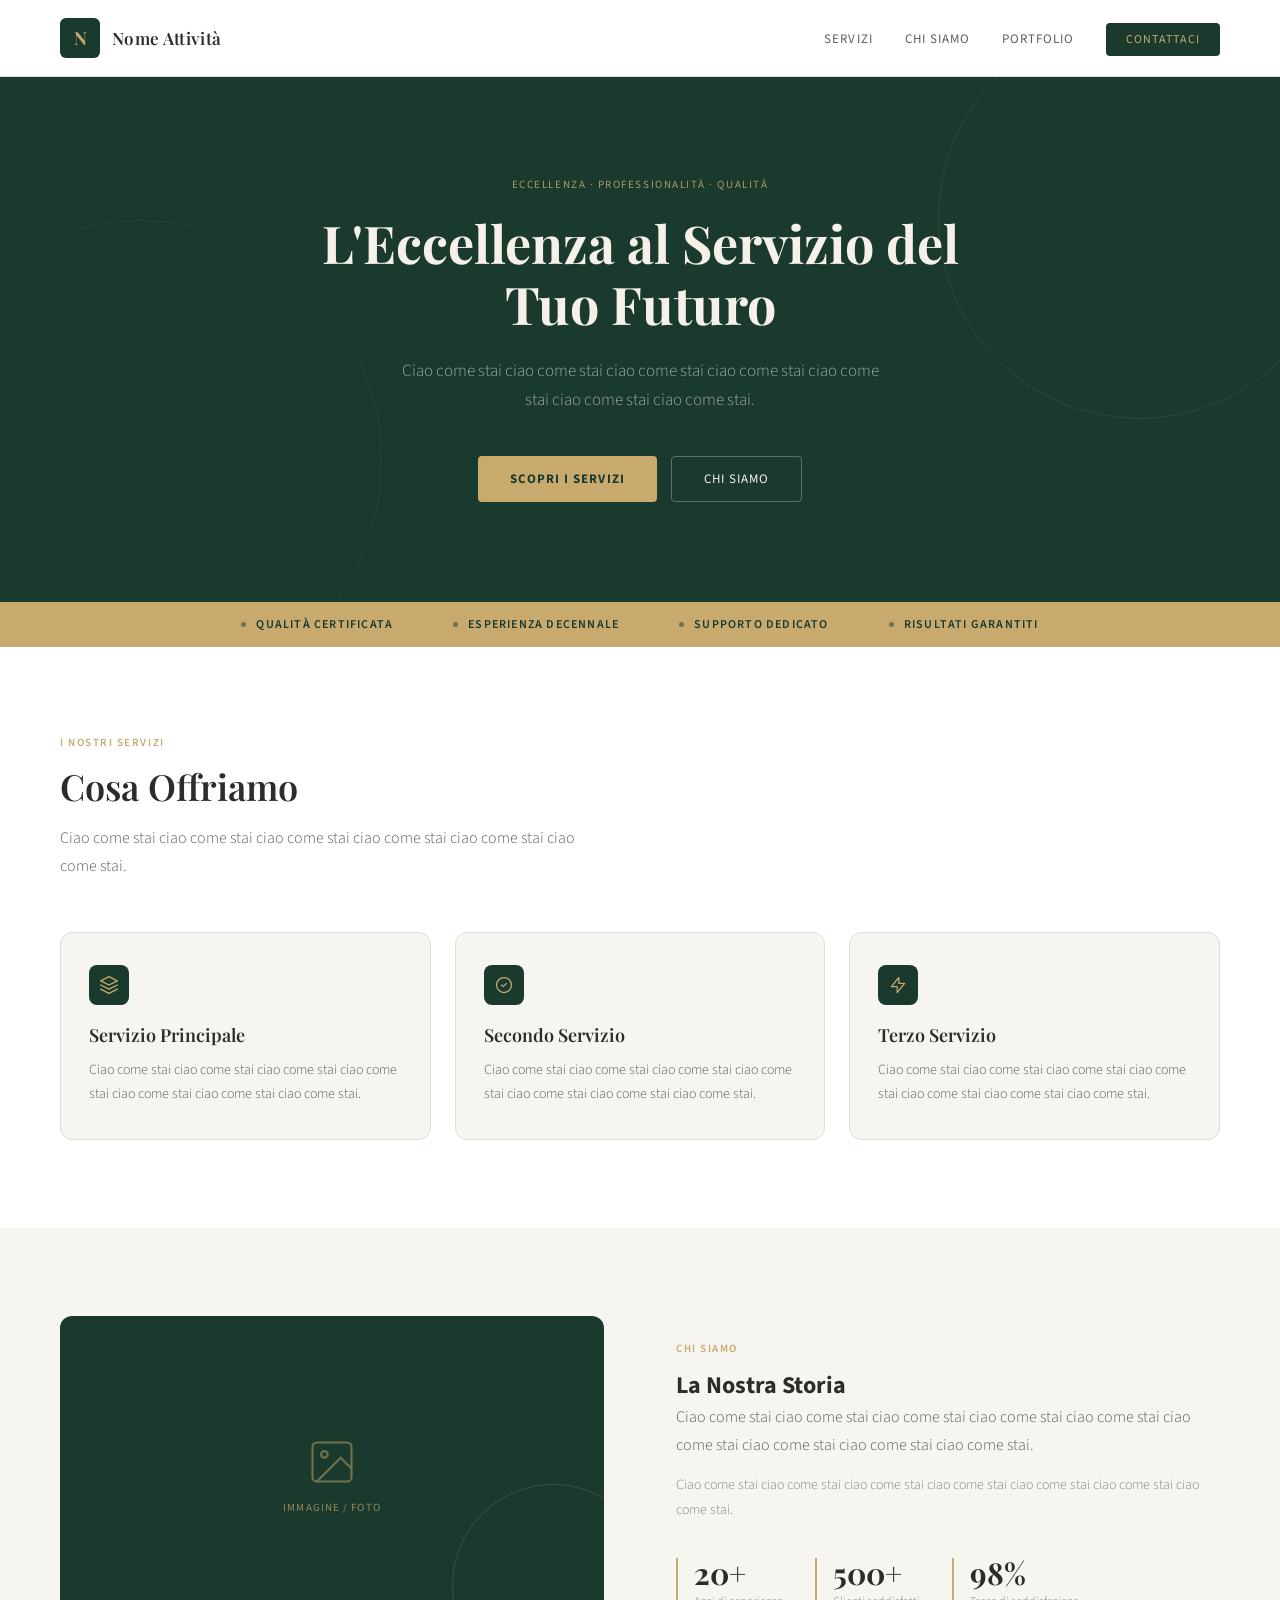
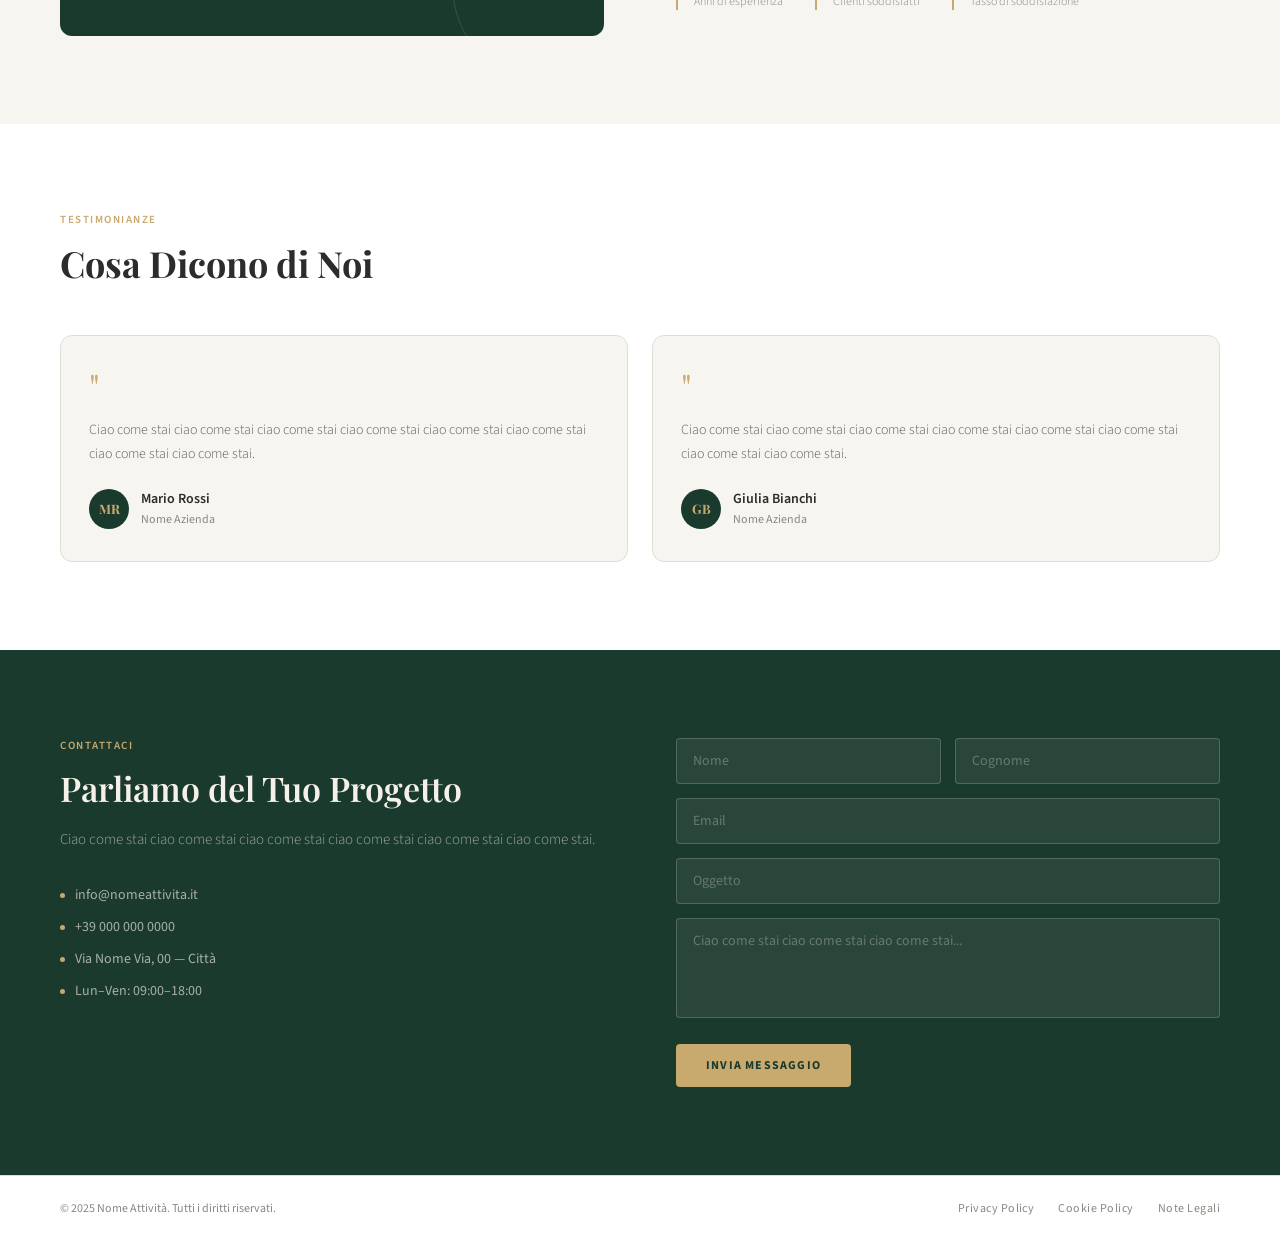
<file: PagineWebAziende/PrototipoClassico.html>
<!DOCTYPE html>
<html lang="it">
<head>
  <meta charset="UTF-8">
  <meta name="viewport" content="width=device-width, initial-scale=1.0">
  <title>Prototipo Classico</title>
  <link href="https://fonts.googleapis.com/css2?family=Playfair+Display:wght@400;600;700&family=Source+Sans+3:wght@300;400;600&display=swap" rel="stylesheet">
  <style>
    * { margin: 0; padding: 0; box-sizing: border-box; }

    body {
      font-family: 'Source Sans 3', sans-serif;
      color: #2c2c2a;
      background: #ffffff;
    }



    /* NAV */
    nav {
      display: flex;
      align-items: center;
      justify-content: space-between;
      padding: 18px 60px;
      border-bottom: 0.5px solid #e0ddd6;
      background: #ffffff;
      position: sticky;
      top: 0;
      z-index: 100;
    }
    .nav-logo {
      display: flex;
      align-items: center;
      gap: 12px;
    }
    .logo-placeholder {
      width: 40px;
      height: 40px;
      border-radius: 6px;
      background: #1a3a2e;
      display: flex;
      align-items: center;
      justify-content: center;
      flex-shrink: 0;
    }
    .logo-placeholder span {
      color: #c8a96e;
      font-family: 'Playfair Display', serif;
      font-size: 18px;
      font-weight: 700;
    }
    .nav-brand {
      font-family: 'Playfair Display', serif;
      font-size: 17px;
      font-weight: 600;
      letter-spacing: 0.02em;
      color: #2c2c2a;
    }
    .nav-links {
      display: flex;
      gap: 32px;
      list-style: none;
    }
    .nav-links a {
      font-size: 13px;
      font-weight: 400;
      letter-spacing: 0.08em;
      text-transform: uppercase;
      color: #5f5e5a;
      text-decoration: none;
    }
    .nav-links a:hover { color: #1a3a2e; }
    .nav-cta {
      background: #1a3a2e !important;
      color: #c8a96e !important;
      padding: 8px 20px;
      border-radius: 4px;
      font-size: 12px !important;
    }



    /* HERO */
    .hero {
      background: #1a3a2e;
      padding: 100px 60px;
      display: flex;
      flex-direction: column;
      align-items: center;
      text-align: center;
      position: relative;
      overflow: hidden;
    }
    .hero::before {
      content: '';
      position: absolute;
      top: -60px; right: -60px;
      width: 400px; height: 400px;
      border-radius: 50%;
      border: 1px solid rgba(200,169,110,0.12);
    }
    .hero::after {
      content: '';
      position: absolute;
      bottom: -100px; left: -100px;
      width: 480px; height: 480px;
      border-radius: 50%;
      border: 1px solid rgba(200,169,110,0.08);
    }
    .hero-badge {
      font-size: 11px;
      letter-spacing: 0.14em;
      text-transform: uppercase;
      color: #c8a96e;
      margin-bottom: 20px;
      opacity: 0.85;
      position: relative;
      z-index: 1;
    }
    .hero h1 {
      font-family: 'Playfair Display', serif;
      font-size: 52px;
      font-weight: 700;
      color: #f5f0e8;
      line-height: 1.18;
      max-width: 640px;
      margin-bottom: 22px;
      position: relative;
      z-index: 1;
    }
    .hero p {
      font-size: 17px;
      color: rgba(245,240,232,0.6);
      max-width: 480px;
      line-height: 1.75;
      font-weight: 300;
      margin-bottom: 40px;
      position: relative;
      z-index: 1;
    }
    .hero-buttons {
      display: flex;
      gap: 14px;
      flex-wrap: wrap;
      justify-content: center;
      position: relative;
      z-index: 1;
    }
    .btn-primary {
      background: #c8a96e;
      color: #1a3a2e;
      padding: 14px 32px;
      font-size: 13px;
      font-weight: 700;
      letter-spacing: 0.08em;
      border-radius: 4px;
      cursor: pointer;
      border: none;
      text-transform: uppercase;
      font-family: 'Source Sans 3', sans-serif;
    }
    .btn-outline {
      background: transparent;
      color: #f5f0e8;
      padding: 13px 32px;
      font-size: 13px;
      font-weight: 400;
      letter-spacing: 0.08em;
      border-radius: 4px;
      cursor: pointer;
      border: 1px solid rgba(245,240,232,0.3);
      text-transform: uppercase;
      font-family: 'Source Sans 3', sans-serif;
    }



    /* STRIP */
    .strip {
      background: #c8a96e;
      padding: 14px 60px;
      display: flex;
      justify-content: center;
      gap: 60px;
    }
    .strip-item {
      font-size: 12px;
      font-weight: 600;
      letter-spacing: 0.1em;
      text-transform: uppercase;
      color: #1a3a2e;
      display: flex;
      align-items: center;
      gap: 10px;
    }
    .strip-dot {
      width: 5px;
      height: 5px;
      border-radius: 50%;
      background: #1a3a2e;
      opacity: 0.5;
    }



    /* SEZIONI GENERICHE */
    .section {
      padding: 88px 60px;
    }
    .section-label {
      font-size: 11px;
      letter-spacing: 0.14em;
      text-transform: uppercase;
      color: #c8a96e;
      margin-bottom: 12px;
      font-weight: 600;
    }
    .section h2 {
      font-family: 'Playfair Display', serif;
      font-size: 36px;
      font-weight: 600;
      color: #2c2c2a;
      margin-bottom: 14px;
    }
    .section-sub {
      font-size: 16px;
      color: #5f5e5a;
      max-width: 520px;
      line-height: 1.75;
      font-weight: 300;
      margin-bottom: 52px;
    }



    /* SERVIZI */
    .services-grid {
      display: grid;
      grid-template-columns: repeat(3, 1fr);
      gap: 24px;
    }
    .service-card {
      background: #f7f5f0;
      border: 0.5px solid #e0ddd6;
      border-radius: 12px;
      padding: 32px 28px;
    }
    .service-icon {
      width: 40px;
      height: 40px;
      background: #1a3a2e;
      border-radius: 8px;
      margin-bottom: 18px;
      display: flex;
      align-items: center;
      justify-content: center;
    }
    .service-icon svg { fill: none; stroke: #c8a96e; stroke-width: 1.5; stroke-linecap: round; stroke-linejoin: round; }
    .service-card h3 {
      font-family: 'Playfair Display', serif;
      font-size: 18px;
      font-weight: 600;
      color: #2c2c2a;
      margin-bottom: 12px;
    }
    .service-card p {
      font-size: 14px;
      color: #5f5e5a;
      line-height: 1.7;
      font-weight: 300;
    }



    /* CHI SIAMO */
    .about {
      background: #f7f5f0;
      padding: 88px 60px;
      display: grid;
      grid-template-columns: 1fr 1fr;
      gap: 72px;
      align-items: center;
    }
    .about-image {
      background: #1a3a2e;
      border-radius: 12px;
      height: 320px;
      display: flex;
      flex-direction: column;
      align-items: center;
      justify-content: center;
      gap: 12px;
      position: relative;
      overflow: hidden;
    }
    .about-image::after {
      content: '';
      position: absolute;
      bottom: -50px; right: -50px;
      width: 200px; height: 200px;
      border-radius: 50%;
      border: 1px solid rgba(200,169,110,0.2);
    }
    .img-label {
      font-size: 11px;
      letter-spacing: 0.1em;
      text-transform: uppercase;
      color: rgba(200,169,110,0.7);
    }
    .stat-row {
      display: flex;
      gap: 32px;
      margin-top: 36px;
    }
    .stat {
      border-left: 2px solid #c8a96e;
      padding-left: 16px;
    }
    .stat-num {
      font-family: 'Playfair Display', serif;
      font-size: 30px;
      font-weight: 700;
      color: #2c2c2a;
      line-height: 1;
    }
    .stat-desc {
      font-size: 12px;
      color: #888780;
      margin-top: 5px;
      font-weight: 300;
    }



    /* TESTIMONIANZE */
    .testimonials {
      padding: 88px 60px;
    }
    .testi-grid {
      display: grid;
      grid-template-columns: repeat(2, 1fr);
      gap: 24px;
    }
    .testi-card {
      background: #f7f5f0;
      border: 0.5px solid #e0ddd6;
      border-radius: 12px;
      padding: 32px 28px;
    }
    .testi-quote {
      font-size: 36px;
      color: #c8a96e;
      font-family: 'Playfair Display', serif;
      line-height: 1;
      margin-bottom: 14px;
    }
    .testi-text {
      font-size: 14px;
      color: #5f5e5a;
      line-height: 1.75;
      font-weight: 300;
      margin-bottom: 22px;
    }
    .testi-author {
      display: flex;
      align-items: center;
      gap: 12px;
    }
    .testi-avatar {
      width: 40px;
      height: 40px;
      border-radius: 50%;
      background: #1a3a2e;
      display: flex;
      align-items: center;
      justify-content: center;
      font-family: 'Playfair Display', serif;
      font-size: 13px;
      color: #c8a96e;
      font-weight: 700;
      flex-shrink: 0;
    }
    .testi-name {
      font-size: 14px;
      font-weight: 600;
      color: #2c2c2a;
    }
    .testi-role {
      font-size: 12px;
      color: #888780;
      margin-top: 2px;
    }



    /* CONTATTI */
    .contact {
      background: #1a3a2e;
      padding: 88px 60px;
      display: grid;
      grid-template-columns: 1fr 1fr;
      gap: 72px;
      align-items: start;
    }
    .contact-label {
      font-size: 11px;
      letter-spacing: 0.14em;
      text-transform: uppercase;
      color: #c8a96e;
      margin-bottom: 12px;
      font-weight: 600;
    }
    .contact h2 {
      font-family: 'Playfair Display', serif;
      font-size: 34px;
      font-weight: 600;
      color: #f5f0e8;
      margin-bottom: 16px;
    }
    .contact > div > p {
      font-size: 15px;
      color: rgba(245,240,232,0.6);
      line-height: 1.75;
      font-weight: 300;
      margin-bottom: 32px;
    }
    .contact-info {
      display: flex;
      flex-direction: column;
      gap: 12px;
    }
    .contact-item {
      font-size: 14px;
      color: rgba(245,240,232,0.65);
      display: flex;
      align-items: center;
      gap: 10px;
    }
    .contact-dot {
      width: 5px;
      height: 5px;
      border-radius: 50%;
      background: #c8a96e;
      flex-shrink: 0;
    }
    .form-group {
      margin-bottom: 14px;
    }
    .form-group input,
    .form-group textarea {
      width: 100%;
      background: rgba(245,240,232,0.07);
      border: 0.5px solid rgba(245,240,232,0.2);
      border-radius: 4px;
      padding: 12px 16px;
      font-size: 14px;
      color: #f5f0e8;
      font-family: 'Source Sans 3', sans-serif;
      outline: none;
      transition: border-color 0.2s;
    }
    .form-group input:focus,
    .form-group textarea:focus {
      border-color: rgba(200,169,110,0.5);
    }
    .form-group input::placeholder,
    .form-group textarea::placeholder {
      color: rgba(245,240,232,0.3);
    }
    .form-group textarea {
      height: 100px;
      resize: none;
    }
    .form-row {
      display: grid;
      grid-template-columns: 1fr 1fr;
      gap: 14px;
    }
    .btn-form {
      background: #c8a96e;
      color: #1a3a2e;
      padding: 13px 30px;
      font-size: 12px;
      font-weight: 700;
      letter-spacing: 0.1em;
      border-radius: 4px;
      border: none;
      cursor: pointer;
      text-transform: uppercase;
      margin-top: 6px;
      font-family: 'Source Sans 3', sans-serif;
    }
    .btn-form:hover { background: #d4b87a; }



    /* FOOTER */
    footer {
      border-top: 0.5px solid #e0ddd6;
      padding: 24px 60px;
      display: flex;
      justify-content: space-between;
      align-items: center;
      font-size: 12px;
      color: #888780;
      background: #ffffff;
    }
    .footer-links {
      display: flex;
      gap: 24px;
    }
    .footer-links a {
      color: #888780;
      text-decoration: none;
      letter-spacing: 0.04em;
    }
    .footer-links a:hover { color: #2c2c2a; }

    @media (max-width: 768px) {
      nav { padding: 16px 24px; }
      .nav-links { display: none; }
      .hero { padding: 64px 24px; }
      .hero h1 { font-size: 36px; }
      .strip { gap: 20px; flex-wrap: wrap; padding: 14px 24px; }
      .section { padding: 56px 24px; }
      .services-grid { grid-template-columns: 1fr; }
      .about { grid-template-columns: 1fr; padding: 56px 24px; gap: 36px; }
      .testimonials { padding: 56px 24px; }
      .testi-grid { grid-template-columns: 1fr; }
      .contact { grid-template-columns: 1fr; padding: 56px 24px; gap: 48px; }
      footer { padding: 20px 24px; flex-direction: column; gap: 12px; text-align: center; }
    }
  </style>
</head>
<body>



  <!-- NAV -->
  <nav>
    <div class="nav-logo">
      <div class="logo-placeholder"><span>N</span></div>
      <span class="nav-brand">Nome Attività</span>
    </div>
    <ul class="nav-links">
      <li><a href="#servizi">Servizi</a></li>
      <li><a href="#chi-siamo">Chi siamo</a></li>
      <li><a href="#testimonianze">Portfolio</a></li>
      <li><a href="#contatti" class="nav-cta">Contattaci</a></li>
    </ul>
  </nav>



  <!-- HERO -->
  <section class="hero">
    <div class="hero-badge">Eccellenza · Professionalità · Qualità</div>
    <h1>L'Eccellenza al Servizio del Tuo Futuro</h1>
    <p>Ciao come stai ciao come stai ciao come stai ciao come stai ciao come stai ciao come stai ciao come stai.</p>
    <div class="hero-buttons">
      <button class="btn-primary">Scopri i Servizi</button>
      <button class="btn-outline">Chi Siamo</button>
    </div>
  </section>



  <!-- STRIP -->
  <div class="strip">
    <div class="strip-item"><div class="strip-dot"></div> Qualità certificata</div>
    <div class="strip-item"><div class="strip-dot"></div> Esperienza decennale</div>
    <div class="strip-item"><div class="strip-dot"></div> Supporto dedicato</div>
    <div class="strip-item"><div class="strip-dot"></div> Risultati garantiti</div>
  </div>



  <!-- SERVIZI -->
  <section class="section" id="servizi">
    <div class="section-label">I nostri servizi</div>
    <h2>Cosa Offriamo</h2>
    <p class="section-sub">Ciao come stai ciao come stai ciao come stai ciao come stai ciao come stai ciao come stai.</p>
    <div class="services-grid">
      <div class="service-card">
        <div class="service-icon">
          <svg width="20" height="20" viewBox="0 0 24 24"><path d="M12 2L2 7l10 5 10-5-10-5zM2 17l10 5 10-5M2 12l10 5 10-5"/></svg>
        </div>
        <h3>Servizio Principale</h3>
        <p>Ciao come stai ciao come stai ciao come stai ciao come stai ciao come stai ciao come stai ciao come stai.</p>
      </div>
      <div class="service-card">
        <div class="service-icon">
          <svg width="20" height="20" viewBox="0 0 24 24"><path d="M9 12l2 2 4-4m6 2a9 9 0 11-18 0 9 9 0 0118 0z"/></svg>
        </div>
        <h3>Secondo Servizio</h3>
        <p>Ciao come stai ciao come stai ciao come stai ciao come stai ciao come stai ciao come stai ciao come stai.</p>
      </div>
      <div class="service-card">
        <div class="service-icon">
          <svg width="20" height="20" viewBox="0 0 24 24"><path d="M13 10V3L4 14h7v7l9-11h-7z"/></svg>
        </div>
        <h3>Terzo Servizio</h3>
        <p>Ciao come stai ciao come stai ciao come stai ciao come stai ciao come stai ciao come stai ciao come stai.</p>
      </div>
    </div>
  </section>



  <!-- CHI SIAMO -->
  <section class="about" id="chi-siamo">
    <div class="about-image">
      <svg width="52" height="52" viewBox="0 0 24 24" fill="none" stroke="#c8a96e" stroke-width="1" opacity="0.5">
        <rect x="3" y="3" width="18" height="18" rx="2"/><circle cx="8.5" cy="8.5" r="1.5"/><path d="M21 15l-5-5L5 21"/>
      </svg>
      <span class="img-label">Immagine / Foto</span>
    </div>
    <div>
      <div class="section-label">Chi siamo</div>
      <h2>La Nostra Storia</h2>
      <p style="font-size:16px;color:#5f5e5a;line-height:1.75;font-weight:300;margin-bottom:14px">Ciao come stai ciao come stai ciao come stai ciao come stai ciao come stai ciao come stai ciao come stai ciao come stai ciao come stai.</p>
      <p style="font-size:14px;color:#888780;line-height:1.75;font-weight:300">Ciao come stai ciao come stai ciao come stai ciao come stai ciao come stai ciao come stai ciao come stai.</p>
      <div class="stat-row">
        <div class="stat"><div class="stat-num">20+</div><div class="stat-desc">Anni di esperienza</div></div>
        <div class="stat"><div class="stat-num">500+</div><div class="stat-desc">Clienti soddisfatti</div></div>
        <div class="stat"><div class="stat-num">98%</div><div class="stat-desc">Tasso di soddisfazione</div></div>
      </div>
    </div>
  </section>



  <!-- TESTIMONIANZE -->
  <section class="testimonials" id="testimonianze">
    <div class="section-label">Testimonianze</div>
    <h2 style="font-family:'Playfair Display',serif;font-size:36px;margin-bottom:48px">Cosa Dicono di Noi</h2>
    <div class="testi-grid">
      <div class="testi-card">
        <div class="testi-quote">"</div>
        <p class="testi-text">Ciao come stai ciao come stai ciao come stai ciao come stai ciao come stai ciao come stai ciao come stai ciao come stai.</p>
        <div class="testi-author">
          <div class="testi-avatar">MR</div>
          <div><div class="testi-name">Mario Rossi</div><div class="testi-role">Nome Azienda</div></div>
        </div>
      </div>
      <div class="testi-card">
        <div class="testi-quote">"</div>
        <p class="testi-text">Ciao come stai ciao come stai ciao come stai ciao come stai ciao come stai ciao come stai ciao come stai ciao come stai.</p>
        <div class="testi-author">
          <div class="testi-avatar">GB</div>
          <div><div class="testi-name">Giulia Bianchi</div><div class="testi-role">Nome Azienda</div></div>
        </div>
      </div>
    </div>
  </section>



  <!-- CONTATTI -->
  <section class="contact" id="contatti">
    <div>
      <div class="contact-label">Contattaci</div>
      <h2>Parliamo del Tuo Progetto</h2>
      <p>Ciao come stai ciao come stai ciao come stai ciao come stai ciao come stai ciao come stai.</p>
      <div class="contact-info">
        <div class="contact-item"><div class="contact-dot"></div> info@nomeattivita.it</div>
        <div class="contact-item"><div class="contact-dot"></div> +39 000 000 0000</div>
        <div class="contact-item"><div class="contact-dot"></div> Via Nome Via, 00 — Città</div>
        <div class="contact-item"><div class="contact-dot"></div> Lun–Ven: 09:00–18:00</div>
      </div>
    </div>
    <div>
      <div class="form-row">
        <div class="form-group"><input type="text" placeholder="Nome"></div>
        <div class="form-group"><input type="text" placeholder="Cognome"></div>
      </div>
      <div class="form-group"><input type="email" placeholder="Email"></div>
      <div class="form-group"><input type="text" placeholder="Oggetto"></div>
      <div class="form-group"><textarea placeholder="Ciao come stai ciao come stai ciao come stai..."></textarea></div>
      <button class="btn-form">Invia Messaggio</button>
    </div>
  </section>

  

  <!-- FOOTER -->
  <footer>
    <span>© 2025 Nome Attività. Tutti i diritti riservati.</span>
    <div class="footer-links">
      <a href="#">Privacy Policy</a>
      <a href="#">Cookie Policy</a>
      <a href="#">Note Legali</a>
    </div>
  </footer>

</body>
</html>
</file>
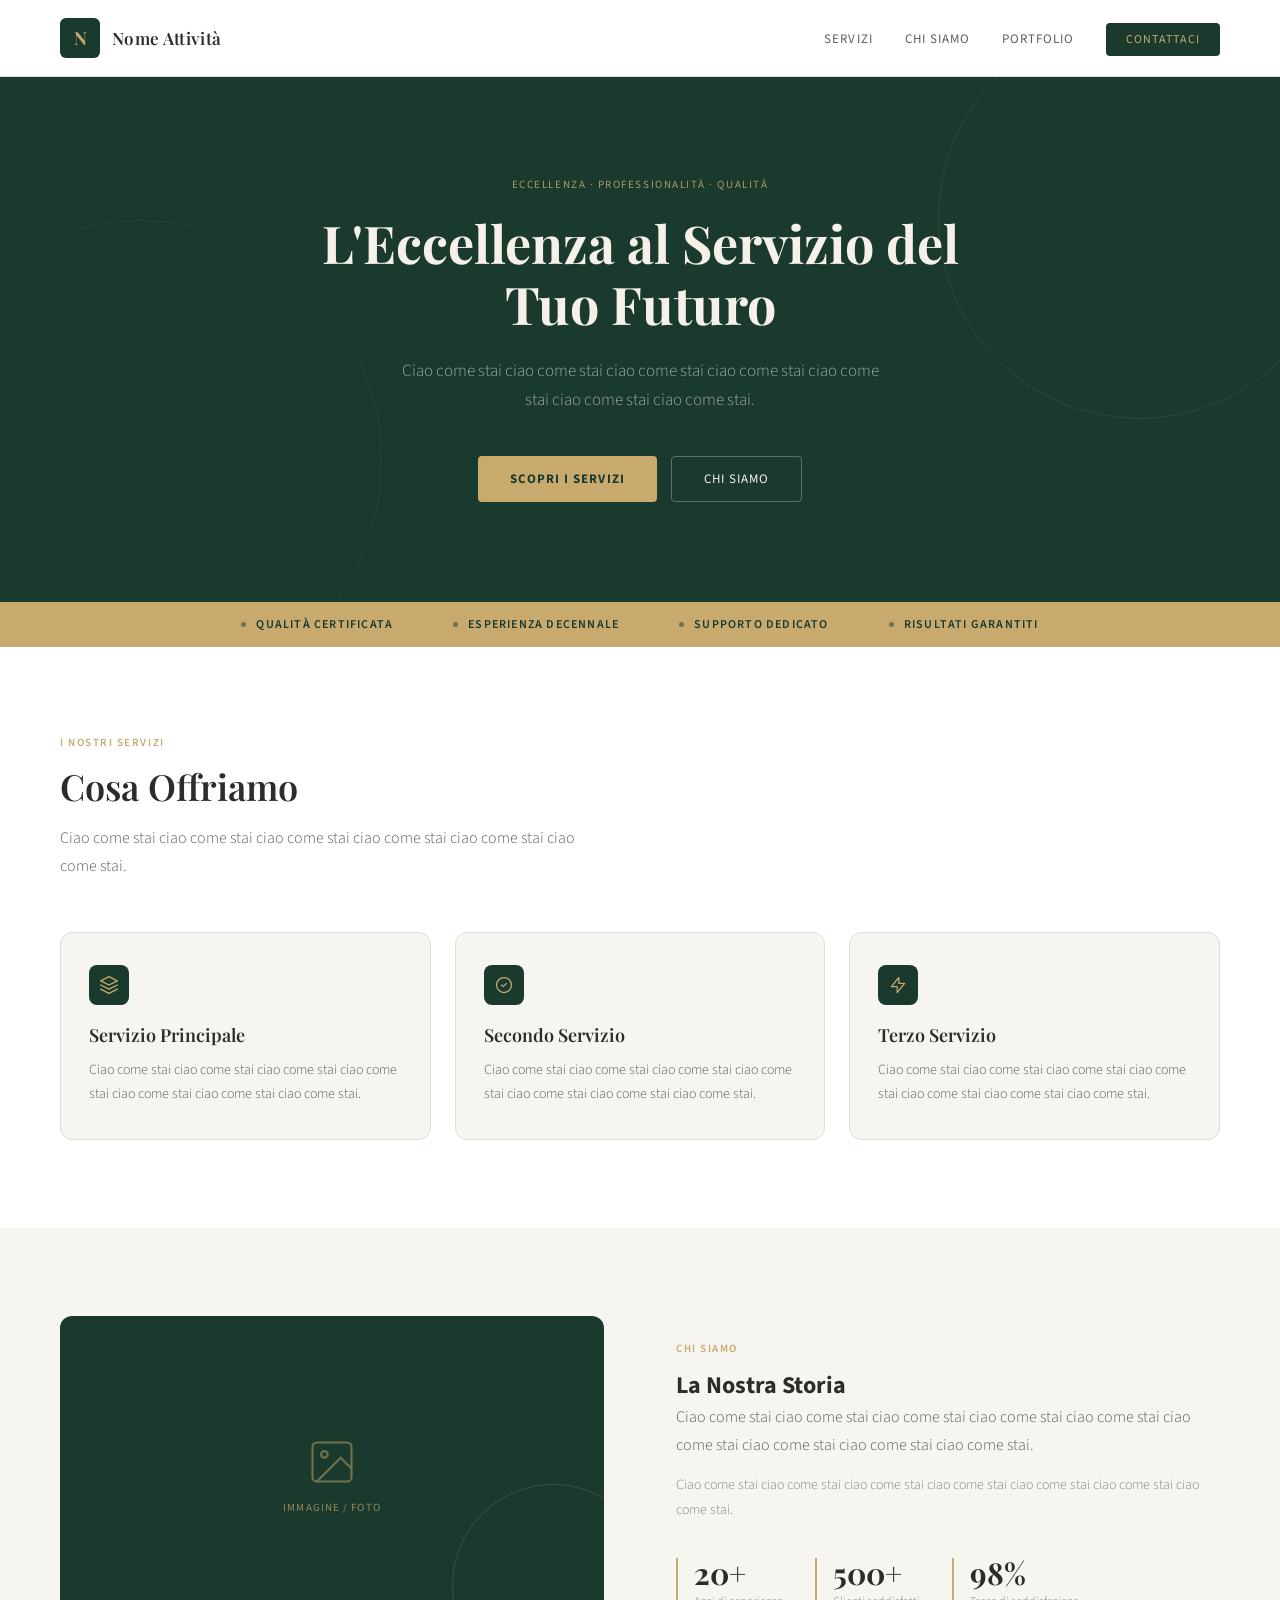
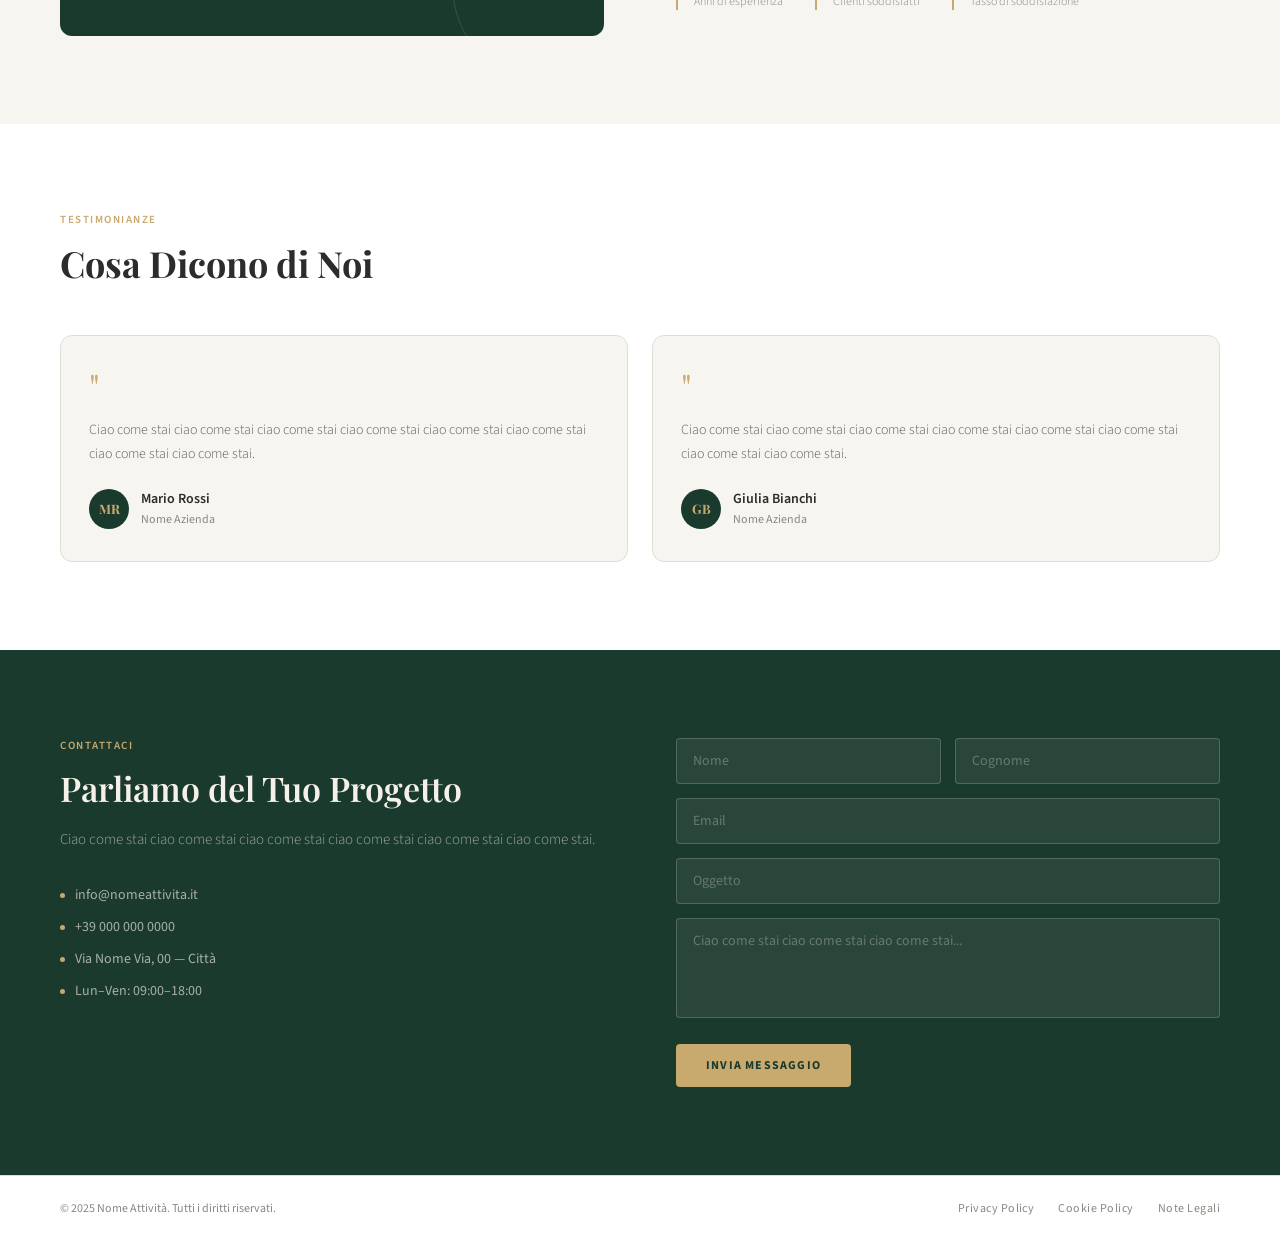
<file: PagineWebAziende/SitoClassico.html>
<!DOCTYPE html>
<html lang="it">
<head>
  <meta charset="UTF-8">
  <meta name="viewport" content="width=device-width, initial-scale=1.0">
  <title>Nome Attività — Prototipo</title>
  <link href="https://fonts.googleapis.com/css2?family=Playfair+Display:wght@400;600;700&family=Source+Sans+3:wght@300;400;600&display=swap" rel="stylesheet">
  <style>
    * { margin: 0; padding: 0; box-sizing: border-box; }

    body {
      font-family: 'Source Sans 3', sans-serif;
      color: #2c2c2a;
      background: #ffffff;
    }

    /* NAV */
    nav {
      display: flex;
      align-items: center;
      justify-content: space-between;
      padding: 18px 60px;
      border-bottom: 0.5px solid #e0ddd6;
      background: #ffffff;
      position: sticky;
      top: 0;
      z-index: 100;
    }
    .nav-logo {
      display: flex;
      align-items: center;
      gap: 12px;
    }
    .logo-placeholder {
      width: 40px;
      height: 40px;
      border-radius: 6px;
      background: #1a3a2e;
      display: flex;
      align-items: center;
      justify-content: center;
      flex-shrink: 0;
    }
    .logo-placeholder span {
      color: #c8a96e;
      font-family: 'Playfair Display', serif;
      font-size: 18px;
      font-weight: 700;
    }
    .nav-brand {
      font-family: 'Playfair Display', serif;
      font-size: 17px;
      font-weight: 600;
      letter-spacing: 0.02em;
      color: #2c2c2a;
    }
    .nav-links {
      display: flex;
      gap: 32px;
      list-style: none;
    }
    .nav-links a {
      font-size: 13px;
      font-weight: 400;
      letter-spacing: 0.08em;
      text-transform: uppercase;
      color: #5f5e5a;
      text-decoration: none;
    }
    .nav-links a:hover { color: #1a3a2e; }
    .nav-cta {
      background: #1a3a2e !important;
      color: #c8a96e !important;
      padding: 8px 20px;
      border-radius: 4px;
      font-size: 12px !important;
    }

    /* HERO */
    .hero {
      background: #1a3a2e;
      padding: 100px 60px;
      display: flex;
      flex-direction: column;
      align-items: center;
      text-align: center;
      position: relative;
      overflow: hidden;
    }
    .hero::before {
      content: '';
      position: absolute;
      top: -60px; right: -60px;
      width: 400px; height: 400px;
      border-radius: 50%;
      border: 1px solid rgba(200,169,110,0.12);
    }
    .hero::after {
      content: '';
      position: absolute;
      bottom: -100px; left: -100px;
      width: 480px; height: 480px;
      border-radius: 50%;
      border: 1px solid rgba(200,169,110,0.08);
    }
    .hero-badge {
      font-size: 11px;
      letter-spacing: 0.14em;
      text-transform: uppercase;
      color: #c8a96e;
      margin-bottom: 20px;
      opacity: 0.85;
      position: relative;
      z-index: 1;
    }
    .hero h1 {
      font-family: 'Playfair Display', serif;
      font-size: 52px;
      font-weight: 700;
      color: #f5f0e8;
      line-height: 1.18;
      max-width: 640px;
      margin-bottom: 22px;
      position: relative;
      z-index: 1;
    }
    .hero p {
      font-size: 17px;
      color: rgba(245,240,232,0.6);
      max-width: 480px;
      line-height: 1.75;
      font-weight: 300;
      margin-bottom: 40px;
      position: relative;
      z-index: 1;
    }
    .hero-buttons {
      display: flex;
      gap: 14px;
      flex-wrap: wrap;
      justify-content: center;
      position: relative;
      z-index: 1;
    }
    .btn-primary {
      background: #c8a96e;
      color: #1a3a2e;
      padding: 14px 32px;
      font-size: 13px;
      font-weight: 700;
      letter-spacing: 0.08em;
      border-radius: 4px;
      cursor: pointer;
      border: none;
      text-transform: uppercase;
      font-family: 'Source Sans 3', sans-serif;
    }
    .btn-outline {
      background: transparent;
      color: #f5f0e8;
      padding: 13px 32px;
      font-size: 13px;
      font-weight: 400;
      letter-spacing: 0.08em;
      border-radius: 4px;
      cursor: pointer;
      border: 1px solid rgba(245,240,232,0.3);
      text-transform: uppercase;
      font-family: 'Source Sans 3', sans-serif;
    }

    /* STRIP */
    .strip {
      background: #c8a96e;
      padding: 14px 60px;
      display: flex;
      justify-content: center;
      gap: 60px;
    }
    .strip-item {
      font-size: 12px;
      font-weight: 600;
      letter-spacing: 0.1em;
      text-transform: uppercase;
      color: #1a3a2e;
      display: flex;
      align-items: center;
      gap: 10px;
    }
    .strip-dot {
      width: 5px;
      height: 5px;
      border-radius: 50%;
      background: #1a3a2e;
      opacity: 0.5;
    }

    /* SEZIONI GENERICHE */
    .section {
      padding: 88px 60px;
    }
    .section-label {
      font-size: 11px;
      letter-spacing: 0.14em;
      text-transform: uppercase;
      color: #c8a96e;
      margin-bottom: 12px;
      font-weight: 600;
    }
    .section h2 {
      font-family: 'Playfair Display', serif;
      font-size: 36px;
      font-weight: 600;
      color: #2c2c2a;
      margin-bottom: 14px;
    }
    .section-sub {
      font-size: 16px;
      color: #5f5e5a;
      max-width: 520px;
      line-height: 1.75;
      font-weight: 300;
      margin-bottom: 52px;
    }

    /* SERVIZI */
    .services-grid {
      display: grid;
      grid-template-columns: repeat(3, 1fr);
      gap: 24px;
    }
    .service-card {
      background: #f7f5f0;
      border: 0.5px solid #e0ddd6;
      border-radius: 12px;
      padding: 32px 28px;
    }
    .service-icon {
      width: 40px;
      height: 40px;
      background: #1a3a2e;
      border-radius: 8px;
      margin-bottom: 18px;
      display: flex;
      align-items: center;
      justify-content: center;
    }
    .service-icon svg { fill: none; stroke: #c8a96e; stroke-width: 1.5; stroke-linecap: round; stroke-linejoin: round; }
    .service-card h3 {
      font-family: 'Playfair Display', serif;
      font-size: 18px;
      font-weight: 600;
      color: #2c2c2a;
      margin-bottom: 12px;
    }
    .service-card p {
      font-size: 14px;
      color: #5f5e5a;
      line-height: 1.7;
      font-weight: 300;
    }

    /* CHI SIAMO */
    .about {
      background: #f7f5f0;
      padding: 88px 60px;
      display: grid;
      grid-template-columns: 1fr 1fr;
      gap: 72px;
      align-items: center;
    }
    .about-image {
      background: #1a3a2e;
      border-radius: 12px;
      height: 320px;
      display: flex;
      flex-direction: column;
      align-items: center;
      justify-content: center;
      gap: 12px;
      position: relative;
      overflow: hidden;
    }
    .about-image::after {
      content: '';
      position: absolute;
      bottom: -50px; right: -50px;
      width: 200px; height: 200px;
      border-radius: 50%;
      border: 1px solid rgba(200,169,110,0.2);
    }
    .img-label {
      font-size: 11px;
      letter-spacing: 0.1em;
      text-transform: uppercase;
      color: rgba(200,169,110,0.7);
    }
    .stat-row {
      display: flex;
      gap: 32px;
      margin-top: 36px;
    }
    .stat {
      border-left: 2px solid #c8a96e;
      padding-left: 16px;
    }
    .stat-num {
      font-family: 'Playfair Display', serif;
      font-size: 30px;
      font-weight: 700;
      color: #2c2c2a;
      line-height: 1;
    }
    .stat-desc {
      font-size: 12px;
      color: #888780;
      margin-top: 5px;
      font-weight: 300;
    }

    /* TESTIMONIANZE */
    .testimonials {
      padding: 88px 60px;
    }
    .testi-grid {
      display: grid;
      grid-template-columns: repeat(2, 1fr);
      gap: 24px;
    }
    .testi-card {
      background: #f7f5f0;
      border: 0.5px solid #e0ddd6;
      border-radius: 12px;
      padding: 32px 28px;
    }
    .testi-quote {
      font-size: 36px;
      color: #c8a96e;
      font-family: 'Playfair Display', serif;
      line-height: 1;
      margin-bottom: 14px;
    }
    .testi-text {
      font-size: 14px;
      color: #5f5e5a;
      line-height: 1.75;
      font-weight: 300;
      margin-bottom: 22px;
    }
    .testi-author {
      display: flex;
      align-items: center;
      gap: 12px;
    }
    .testi-avatar {
      width: 40px;
      height: 40px;
      border-radius: 50%;
      background: #1a3a2e;
      display: flex;
      align-items: center;
      justify-content: center;
      font-family: 'Playfair Display', serif;
      font-size: 13px;
      color: #c8a96e;
      font-weight: 700;
      flex-shrink: 0;
    }
    .testi-name {
      font-size: 14px;
      font-weight: 600;
      color: #2c2c2a;
    }
    .testi-role {
      font-size: 12px;
      color: #888780;
      margin-top: 2px;
    }

    /* CONTATTI */
    .contact {
      background: #1a3a2e;
      padding: 88px 60px;
      display: grid;
      grid-template-columns: 1fr 1fr;
      gap: 72px;
      align-items: start;
    }
    .contact-label {
      font-size: 11px;
      letter-spacing: 0.14em;
      text-transform: uppercase;
      color: #c8a96e;
      margin-bottom: 12px;
      font-weight: 600;
    }
    .contact h2 {
      font-family: 'Playfair Display', serif;
      font-size: 34px;
      font-weight: 600;
      color: #f5f0e8;
      margin-bottom: 16px;
    }
    .contact > div > p {
      font-size: 15px;
      color: rgba(245,240,232,0.6);
      line-height: 1.75;
      font-weight: 300;
      margin-bottom: 32px;
    }
    .contact-info {
      display: flex;
      flex-direction: column;
      gap: 12px;
    }
    .contact-item {
      font-size: 14px;
      color: rgba(245,240,232,0.65);
      display: flex;
      align-items: center;
      gap: 10px;
    }
    .contact-dot {
      width: 5px;
      height: 5px;
      border-radius: 50%;
      background: #c8a96e;
      flex-shrink: 0;
    }
    .form-group {
      margin-bottom: 14px;
    }
    .form-group input,
    .form-group textarea {
      width: 100%;
      background: rgba(245,240,232,0.07);
      border: 0.5px solid rgba(245,240,232,0.2);
      border-radius: 4px;
      padding: 12px 16px;
      font-size: 14px;
      color: #f5f0e8;
      font-family: 'Source Sans 3', sans-serif;
      outline: none;
      transition: border-color 0.2s;
    }
    .form-group input:focus,
    .form-group textarea:focus {
      border-color: rgba(200,169,110,0.5);
    }
    .form-group input::placeholder,
    .form-group textarea::placeholder {
      color: rgba(245,240,232,0.3);
    }
    .form-group textarea {
      height: 100px;
      resize: none;
    }
    .form-row {
      display: grid;
      grid-template-columns: 1fr 1fr;
      gap: 14px;
    }
    .btn-form {
      background: #c8a96e;
      color: #1a3a2e;
      padding: 13px 30px;
      font-size: 12px;
      font-weight: 700;
      letter-spacing: 0.1em;
      border-radius: 4px;
      border: none;
      cursor: pointer;
      text-transform: uppercase;
      margin-top: 6px;
      font-family: 'Source Sans 3', sans-serif;
    }
    .btn-form:hover { background: #d4b87a; }

    /* FOOTER */
    footer {
      border-top: 0.5px solid #e0ddd6;
      padding: 24px 60px;
      display: flex;
      justify-content: space-between;
      align-items: center;
      font-size: 12px;
      color: #888780;
      background: #ffffff;
    }
    .footer-links {
      display: flex;
      gap: 24px;
    }
    .footer-links a {
      color: #888780;
      text-decoration: none;
      letter-spacing: 0.04em;
    }
    .footer-links a:hover { color: #2c2c2a; }

    @media (max-width: 768px) {
      nav { padding: 16px 24px; }
      .nav-links { display: none; }
      .hero { padding: 64px 24px; }
      .hero h1 { font-size: 36px; }
      .strip { gap: 20px; flex-wrap: wrap; padding: 14px 24px; }
      .section { padding: 56px 24px; }
      .services-grid { grid-template-columns: 1fr; }
      .about { grid-template-columns: 1fr; padding: 56px 24px; gap: 36px; }
      .testimonials { padding: 56px 24px; }
      .testi-grid { grid-template-columns: 1fr; }
      .contact { grid-template-columns: 1fr; padding: 56px 24px; gap: 48px; }
      footer { padding: 20px 24px; flex-direction: column; gap: 12px; text-align: center; }
    }
  </style>
</head>
<body>

  <!-- NAV -->
  <nav>
    <div class="nav-logo">
      <div class="logo-placeholder"><span>N</span></div>
      <span class="nav-brand">Nome Attività</span>
    </div>
    <ul class="nav-links">
      <li><a href="#servizi">Servizi</a></li>
      <li><a href="#chi-siamo">Chi siamo</a></li>
      <li><a href="#testimonianze">Portfolio</a></li>
      <li><a href="#contatti" class="nav-cta">Contattaci</a></li>
    </ul>
  </nav>

  <!-- HERO -->
  <section class="hero">
    <div class="hero-badge">Eccellenza · Professionalità · Qualità</div>
    <h1>L'Eccellenza al Servizio del Tuo Futuro</h1>
    <p>Ciao come stai ciao come stai ciao come stai ciao come stai ciao come stai ciao come stai ciao come stai.</p>
    <div class="hero-buttons">
      <button class="btn-primary">Scopri i Servizi</button>
      <button class="btn-outline">Chi Siamo</button>
    </div>
  </section>

  <!-- STRIP -->
  <div class="strip">
    <div class="strip-item"><div class="strip-dot"></div> Qualità certificata</div>
    <div class="strip-item"><div class="strip-dot"></div> Esperienza decennale</div>
    <div class="strip-item"><div class="strip-dot"></div> Supporto dedicato</div>
    <div class="strip-item"><div class="strip-dot"></div> Risultati garantiti</div>
  </div>

  <!-- SERVIZI -->
  <section class="section" id="servizi">
    <div class="section-label">I nostri servizi</div>
    <h2>Cosa Offriamo</h2>
    <p class="section-sub">Ciao come stai ciao come stai ciao come stai ciao come stai ciao come stai ciao come stai.</p>
    <div class="services-grid">
      <div class="service-card">
        <div class="service-icon">
          <svg width="20" height="20" viewBox="0 0 24 24"><path d="M12 2L2 7l10 5 10-5-10-5zM2 17l10 5 10-5M2 12l10 5 10-5"/></svg>
        </div>
        <h3>Servizio Principale</h3>
        <p>Ciao come stai ciao come stai ciao come stai ciao come stai ciao come stai ciao come stai ciao come stai.</p>
      </div>
      <div class="service-card">
        <div class="service-icon">
          <svg width="20" height="20" viewBox="0 0 24 24"><path d="M9 12l2 2 4-4m6 2a9 9 0 11-18 0 9 9 0 0118 0z"/></svg>
        </div>
        <h3>Secondo Servizio</h3>
        <p>Ciao come stai ciao come stai ciao come stai ciao come stai ciao come stai ciao come stai ciao come stai.</p>
      </div>
      <div class="service-card">
        <div class="service-icon">
          <svg width="20" height="20" viewBox="0 0 24 24"><path d="M13 10V3L4 14h7v7l9-11h-7z"/></svg>
        </div>
        <h3>Terzo Servizio</h3>
        <p>Ciao come stai ciao come stai ciao come stai ciao come stai ciao come stai ciao come stai ciao come stai.</p>
      </div>
    </div>
  </section>

  <!-- CHI SIAMO -->
  <section class="about" id="chi-siamo">
    <div class="about-image">
      <svg width="52" height="52" viewBox="0 0 24 24" fill="none" stroke="#c8a96e" stroke-width="1" opacity="0.5">
        <rect x="3" y="3" width="18" height="18" rx="2"/><circle cx="8.5" cy="8.5" r="1.5"/><path d="M21 15l-5-5L5 21"/>
      </svg>
      <span class="img-label">Immagine / Foto</span>
    </div>
    <div>
      <div class="section-label">Chi siamo</div>
      <h2>La Nostra Storia</h2>
      <p style="font-size:16px;color:#5f5e5a;line-height:1.75;font-weight:300;margin-bottom:14px">Ciao come stai ciao come stai ciao come stai ciao come stai ciao come stai ciao come stai ciao come stai ciao come stai ciao come stai.</p>
      <p style="font-size:14px;color:#888780;line-height:1.75;font-weight:300">Ciao come stai ciao come stai ciao come stai ciao come stai ciao come stai ciao come stai ciao come stai.</p>
      <div class="stat-row">
        <div class="stat"><div class="stat-num">20+</div><div class="stat-desc">Anni di esperienza</div></div>
        <div class="stat"><div class="stat-num">500+</div><div class="stat-desc">Clienti soddisfatti</div></div>
        <div class="stat"><div class="stat-num">98%</div><div class="stat-desc">Tasso di soddisfazione</div></div>
      </div>
    </div>
  </section>

  <!-- TESTIMONIANZE -->
  <section class="testimonials" id="testimonianze">
    <div class="section-label">Testimonianze</div>
    <h2 style="font-family:'Playfair Display',serif;font-size:36px;margin-bottom:48px">Cosa Dicono di Noi</h2>
    <div class="testi-grid">
      <div class="testi-card">
        <div class="testi-quote">"</div>
        <p class="testi-text">Ciao come stai ciao come stai ciao come stai ciao come stai ciao come stai ciao come stai ciao come stai ciao come stai.</p>
        <div class="testi-author">
          <div class="testi-avatar">MR</div>
          <div><div class="testi-name">Mario Rossi</div><div class="testi-role">Nome Azienda</div></div>
        </div>
      </div>
      <div class="testi-card">
        <div class="testi-quote">"</div>
        <p class="testi-text">Ciao come stai ciao come stai ciao come stai ciao come stai ciao come stai ciao come stai ciao come stai ciao come stai.</p>
        <div class="testi-author">
          <div class="testi-avatar">GB</div>
          <div><div class="testi-name">Giulia Bianchi</div><div class="testi-role">Nome Azienda</div></div>
        </div>
      </div>
    </div>
  </section>

  <!-- CONTATTI -->
  <section class="contact" id="contatti">
    <div>
      <div class="contact-label">Contattaci</div>
      <h2>Parliamo del Tuo Progetto</h2>
      <p>Ciao come stai ciao come stai ciao come stai ciao come stai ciao come stai ciao come stai.</p>
      <div class="contact-info">
        <div class="contact-item"><div class="contact-dot"></div> info@nomeattivita.it</div>
        <div class="contact-item"><div class="contact-dot"></div> +39 000 000 0000</div>
        <div class="contact-item"><div class="contact-dot"></div> Via Nome Via, 00 — Città</div>
        <div class="contact-item"><div class="contact-dot"></div> Lun–Ven: 09:00–18:00</div>
      </div>
    </div>
    <div>
      <div class="form-row">
        <div class="form-group"><input type="text" placeholder="Nome"></div>
        <div class="form-group"><input type="text" placeholder="Cognome"></div>
      </div>
      <div class="form-group"><input type="email" placeholder="Email"></div>
      <div class="form-group"><input type="text" placeholder="Oggetto"></div>
      <div class="form-group"><textarea placeholder="Ciao come stai ciao come stai ciao come stai..."></textarea></div>
      <button class="btn-form">Invia Messaggio</button>
    </div>
  </section>

  <!-- FOOTER -->
  <footer>
    <span>© 2025 Nome Attività. Tutti i diritti riservati.</span>
    <div class="footer-links">
      <a href="#">Privacy Policy</a>
      <a href="#">Cookie Policy</a>
      <a href="#">Note Legali</a>
    </div>
  </footer>

</body>
</html>
</file>
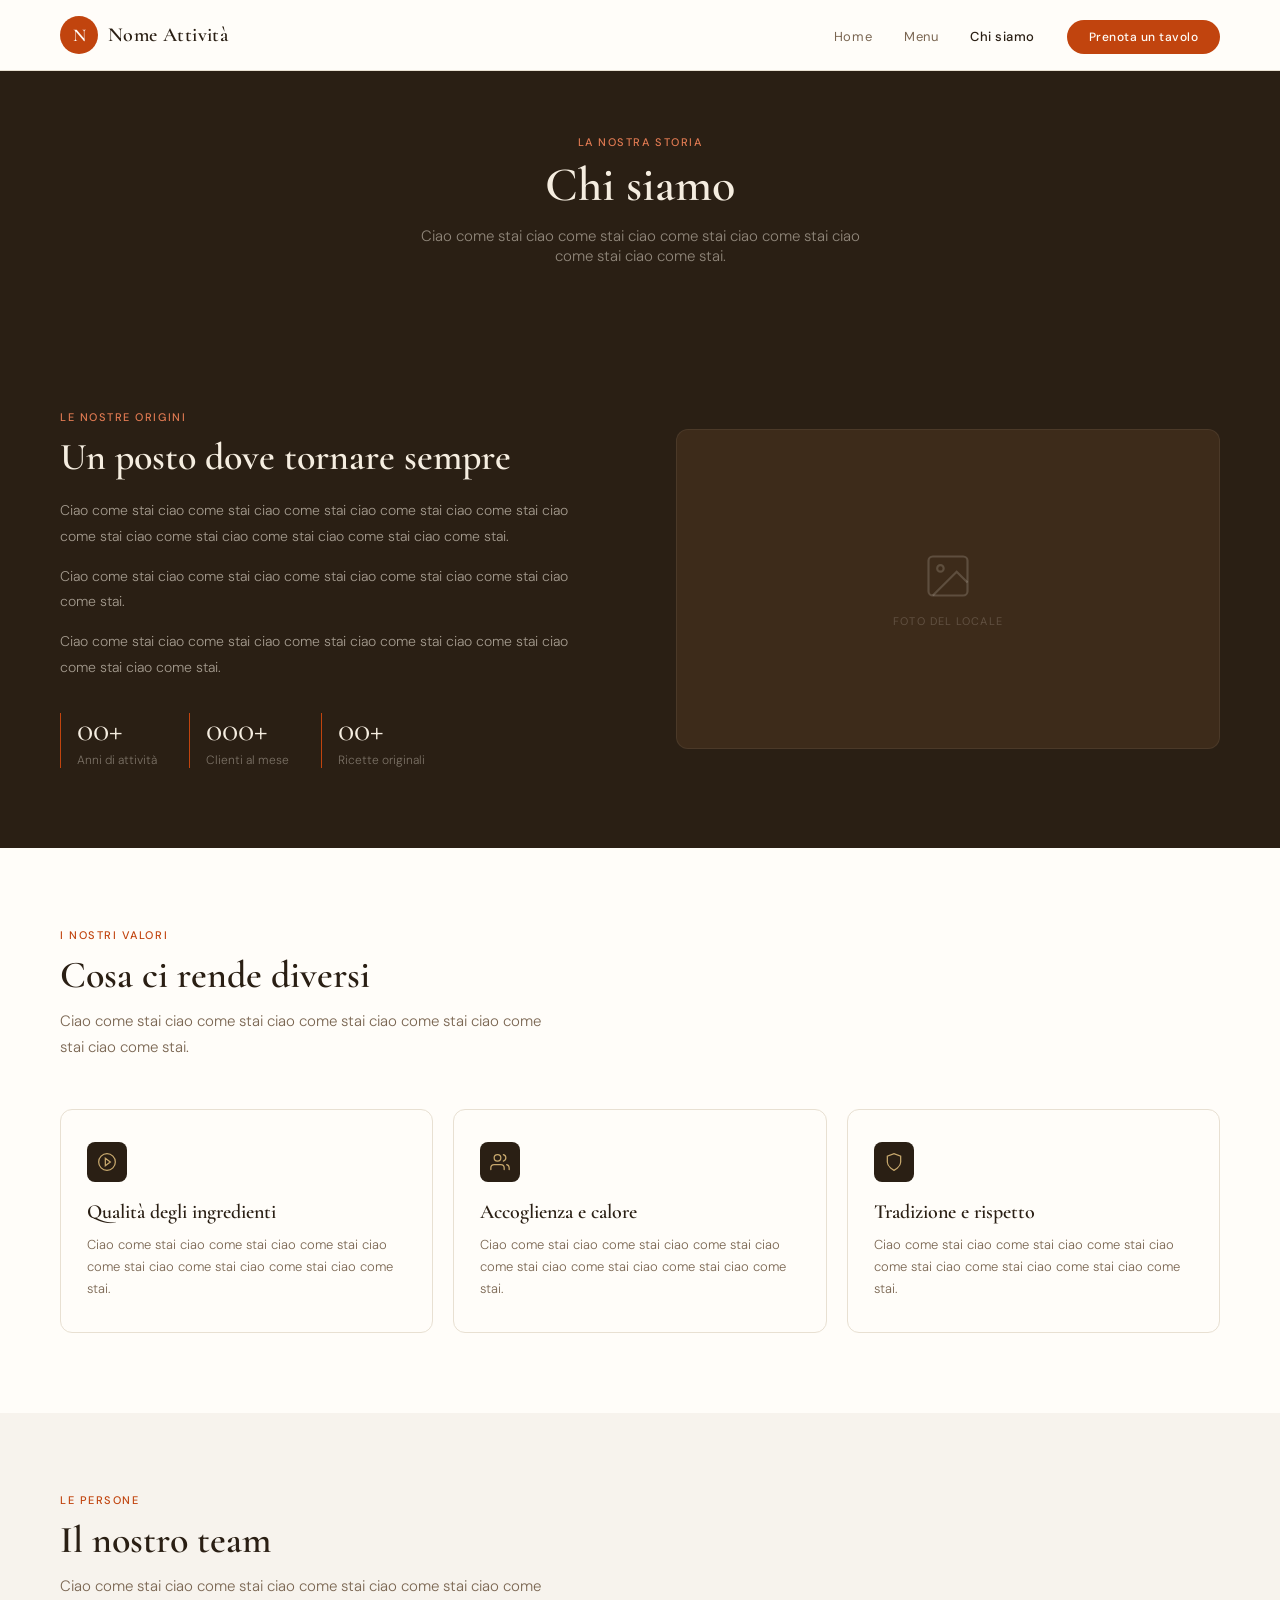
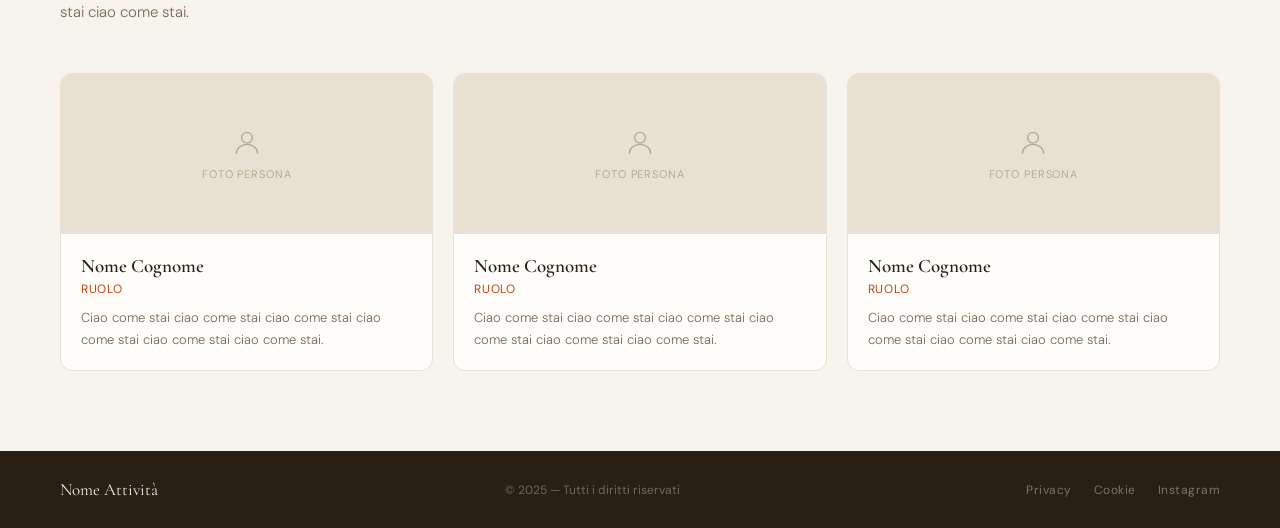
<file: PagineWebAttività/PrototipoFood.html/chiSiamo.html>
<!DOCTYPE html>
<html lang="it">
<head>
  <meta charset="UTF-8">
  <meta name="viewport" content="width=device-width, initial-scale=1.0">
  <title>Prototipo Food</title>
  <link rel="stylesheet" href="style.css">
  <style>



    /* ── PAGE HEADER ── */
    .page-header {
      background: #2a1f14;
      padding: 64px 60px;
      text-align: center;
    }
    .page-header .sec-label { color: #e07a52; }
    .page-header h1 {
      font-family: 'Cormorant Garamond', serif;
      font-size: 48px; font-weight: 600; color: #f5ede0; line-height: 1.1; margin-bottom: 14px;
    }
    .page-header p {
      font-size: 15px; color: rgba(245,237,224,0.5); font-weight: 300; max-width: 480px; margin: 0 auto;
    }



    /* ── ABOUT PRINCIPALE ── */
    .about {
      background: #2a1f14; padding: 80px 60px;
      display: grid; grid-template-columns: 1fr 1fr; gap: 72px; align-items: center;
    }
    .about-label { font-size: 11px; letter-spacing: 0.14em; text-transform: uppercase; color: #e07a52; margin-bottom: 10px; font-weight: 500; }
    .about h2 { font-family: 'Cormorant Garamond', serif; font-size: 38px; font-weight: 600; color: #f5ede0; margin-bottom: 18px; }
    .about p { font-size: 14px; color: rgba(245,237,224,0.6); line-height: 1.85; font-weight: 300; margin-bottom: 14px; }
    .about-stats { display: flex; gap: 32px; margin-top: 32px; }
    .astat { border-left: 1.5px solid #c1440e; padding-left: 16px; }
    .astat-num { font-family: 'Cormorant Garamond', serif; font-size: 34px; color: #f5ede0; line-height: 1; }
    .astat-desc { font-size: 12px; color: rgba(245,237,224,0.4); margin-top: 5px; font-weight: 300; }
    .about-img {
      background: #3d2b1a; border-radius: 12px; height: 320px;
      display: flex; flex-direction: column; align-items: center; justify-content: center; gap: 12px;
      border: 0.5px solid rgba(245,237,224,0.07);
    }
    .about-img-text { font-size: 11px; letter-spacing: 0.1em; text-transform: uppercase; color: rgba(245,237,224,0.2); }



    /* ── VALORI ── */
    .section { padding: 80px 60px; }
    .values-grid { display: grid; grid-template-columns: repeat(3, 1fr); gap: 20px; margin-top: 0; }
    .value-card {
      border: 0.5px solid #e8e0d2; border-radius: 12px; padding: 32px 26px;
      background: #fffdf9;
    }
    .value-icon {
      width: 40px; height: 40px; background: #2a1f14; border-radius: 8px;
      display: flex; align-items: center; justify-content: center; margin-bottom: 18px;
    }
    .value-title { font-family: 'Cormorant Garamond', serif; font-size: 20px; font-weight: 600; color: #2a1f14; margin-bottom: 10px; }
    .value-desc { font-size: 13px; color: #7a6652; line-height: 1.7; font-weight: 300; }



    /* ── TEAM ── */
    .team-section { background: #f7f3ed; padding: 80px 60px; }
    .team-grid { display: grid; grid-template-columns: repeat(3, 1fr); gap: 20px; }
    .team-card {
      background: #fffdf9; border: 0.5px solid #e8e0d2; border-radius: 12px; overflow: hidden;
    }
    .team-photo {
      height: 160px; background: #e8e0d2;
      display: flex; flex-direction: column; align-items: center; justify-content: center;
      gap: 8px; font-size: 11px; letter-spacing: 0.08em; text-transform: uppercase; color: #b8a892;
    }
    .team-body { padding: 20px; }
    .team-name { font-family: 'Cormorant Garamond', serif; font-size: 19px; font-weight: 600; color: #2a1f14; margin-bottom: 4px; }
    .team-role { font-size: 12px; color: #c1440e; letter-spacing: 0.06em; text-transform: uppercase; margin-bottom: 10px; }
    .team-bio { font-size: 13px; color: #7a6652; line-height: 1.65; font-weight: 300; }



    /* ── RESPONSIVE ── */
    @media (max-width: 768px) {
      .page-header { padding: 48px 24px; }
      .page-header h1 { font-size: 36px; }
      .about { grid-template-columns: 1fr; padding: 56px 24px; gap: 40px; }
      .section { padding: 56px 24px; }
      .values-grid { grid-template-columns: 1fr; }
      .team-section { padding: 56px 24px; }
      .team-grid { grid-template-columns: 1fr; }
    }
  </style>
</head>
<body>



  <!-- NAV -->
  <nav>
    <div class="nav-logo">
      <div class="logo-box">N</div>
      <span class="brand">Nome Attività</span>
    </div>
    <ul class="nav-links">
      <li><a href="index.html">Home</a></li>
      <li><a href="menu.html">Menu</a></li>
      <li><a href="chiSiamo.html" class="active">Chi siamo</a></li>
      <li><a href="index.html#orari" class="nav-reserve">Prenota un tavolo</a></li>
    </ul>
  </nav>



  <!-- PAGE HEADER -->
  <div class="page-header">
    <div class="sec-label">La nostra storia</div>
    <h1>Chi siamo</h1>
    <p>Ciao come stai ciao come stai ciao come stai ciao come stai ciao come stai ciao come stai.</p>
  </div>



  <!-- ABOUT -->
  <section class="about">
    <div>
      <div class="about-label">Le nostre origini</div>
      <h2>Un posto dove tornare sempre</h2>
      <p>Ciao come stai ciao come stai ciao come stai ciao come stai ciao come stai ciao come stai ciao come stai ciao come stai ciao come stai ciao come stai.</p>
      <p>Ciao come stai ciao come stai ciao come stai ciao come stai ciao come stai ciao come stai.</p>
      <p>Ciao come stai ciao come stai ciao come stai ciao come stai ciao come stai ciao come stai ciao come stai.</p>
      <div class="about-stats">
        <div class="astat"><div class="astat-num">00+</div><div class="astat-desc">Anni di attività</div></div>
        <div class="astat"><div class="astat-num">000+</div><div class="astat-desc">Clienti al mese</div></div>
        <div class="astat"><div class="astat-num">00+</div><div class="astat-desc">Ricette originali</div></div>
      </div>
    </div>
    <div class="about-img">
      <svg width="52" height="52" viewBox="0 0 24 24" fill="none" stroke="rgba(245,237,224,0.18)" stroke-width="1">
        <rect x="3" y="3" width="18" height="18" rx="2"/><circle cx="8.5" cy="8.5" r="1.5"/><path d="M21 15l-5-5L5 21"/>
      </svg>
      <span class="about-img-text">Foto del locale</span>
    </div>
  </section>



  <!-- I NOSTRI VALORI -->
  <section class="section">
    <div class="sec-label">I nostri valori</div>
    <h2 class="sec-title">Cosa ci rende diversi</h2>
    <p class="sec-sub">Ciao come stai ciao come stai ciao come stai ciao come stai ciao come stai ciao come stai.</p>
    <div class="values-grid">
      <div class="value-card">
        <div class="value-icon">
          <svg width="20" height="20" viewBox="0 0 24 24" fill="none" stroke="#c8a96e" stroke-width="1.5" stroke-linecap="round"><path d="M12 2C6.48 2 2 6.48 2 12s4.48 10 10 10 10-4.48 10-10S17.52 2 12 2zm-2 14.5v-9l6 4.5-6 4.5z"/></svg>
        </div>
        <div class="value-title">Qualità degli ingredienti</div>
        <div class="value-desc">Ciao come stai ciao come stai ciao come stai ciao come stai ciao come stai ciao come stai ciao come stai.</div>
      </div>
      <div class="value-card">
        <div class="value-icon">
          <svg width="20" height="20" viewBox="0 0 24 24" fill="none" stroke="#c8a96e" stroke-width="1.5" stroke-linecap="round"><path d="M17 21v-2a4 4 0 00-4-4H5a4 4 0 00-4 4v2"/><circle cx="9" cy="7" r="4"/><path d="M23 21v-2a4 4 0 00-3-3.87M16 3.13a4 4 0 010 7.75"/></svg>
        </div>
        <div class="value-title">Accoglienza e calore</div>
        <div class="value-desc">Ciao come stai ciao come stai ciao come stai ciao come stai ciao come stai ciao come stai ciao come stai.</div>
      </div>
      <div class="value-card">
        <div class="value-icon">
          <svg width="20" height="20" viewBox="0 0 24 24" fill="none" stroke="#c8a96e" stroke-width="1.5" stroke-linecap="round"><path d="M12 22s8-4 8-10V5l-8-3-8 3v7c0 6 8 10 8 10z"/></svg>
        </div>
        <div class="value-title">Tradizione e rispetto</div>
        <div class="value-desc">Ciao come stai ciao come stai ciao come stai ciao come stai ciao come stai ciao come stai ciao come stai.</div>
      </div>
    </div>
  </section>



  <!-- IL TEAM -->
  <section class="team-section">
    <div class="sec-label">Le persone</div>
    <h2 class="sec-title">Il nostro team</h2>
    <p class="sec-sub">Ciao come stai ciao come stai ciao come stai ciao come stai ciao come stai ciao come stai.</p>
    <div class="team-grid">
      <div class="team-card">
        <div class="team-photo">
          <svg width="32" height="32" viewBox="0 0 24 24" fill="none" stroke="#b8a892" stroke-width="1"><circle cx="12" cy="8" r="4"/><path d="M4 20c0-4 3.6-7 8-7s8 3 8 7"/></svg>
          <span>Foto persona</span>
        </div>
        <div class="team-body">
          <div class="team-name">Nome Cognome</div>
          <div class="team-role">Ruolo</div>
          <div class="team-bio">Ciao come stai ciao come stai ciao come stai ciao come stai ciao come stai ciao come stai.</div>
        </div>
      </div>
      <div class="team-card">
        <div class="team-photo">
          <svg width="32" height="32" viewBox="0 0 24 24" fill="none" stroke="#b8a892" stroke-width="1"><circle cx="12" cy="8" r="4"/><path d="M4 20c0-4 3.6-7 8-7s8 3 8 7"/></svg>
          <span>Foto persona</span>
        </div>
        <div class="team-body">
          <div class="team-name">Nome Cognome</div>
          <div class="team-role">Ruolo</div>
          <div class="team-bio">Ciao come stai ciao come stai ciao come stai ciao come stai ciao come stai ciao come stai.</div>
        </div>
      </div>
      <div class="team-card">
        <div class="team-photo">
          <svg width="32" height="32" viewBox="0 0 24 24" fill="none" stroke="#b8a892" stroke-width="1"><circle cx="12" cy="8" r="4"/><path d="M4 20c0-4 3.6-7 8-7s8 3 8 7"/></svg>
          <span>Foto persona</span>
        </div>
        <div class="team-body">
          <div class="team-name">Nome Cognome</div>
          <div class="team-role">Ruolo</div>
          <div class="team-bio">Ciao come stai ciao come stai ciao come stai ciao come stai ciao come stai ciao come stai.</div>
        </div>
      </div>
    </div>
  </section>

  

  <!-- FOOTER -->
  <footer>
    <span class="foot-brand">Nome Attività</span>
    <span class="foot-copy">© 2025 — Tutti i diritti riservati</span>
    <div class="foot-links">
      <a href="#">Privacy</a>
      <a href="#">Cookie</a>
      <a href="#">Instagram</a>
    </div>
  </footer>

</body>
</html>
</file>
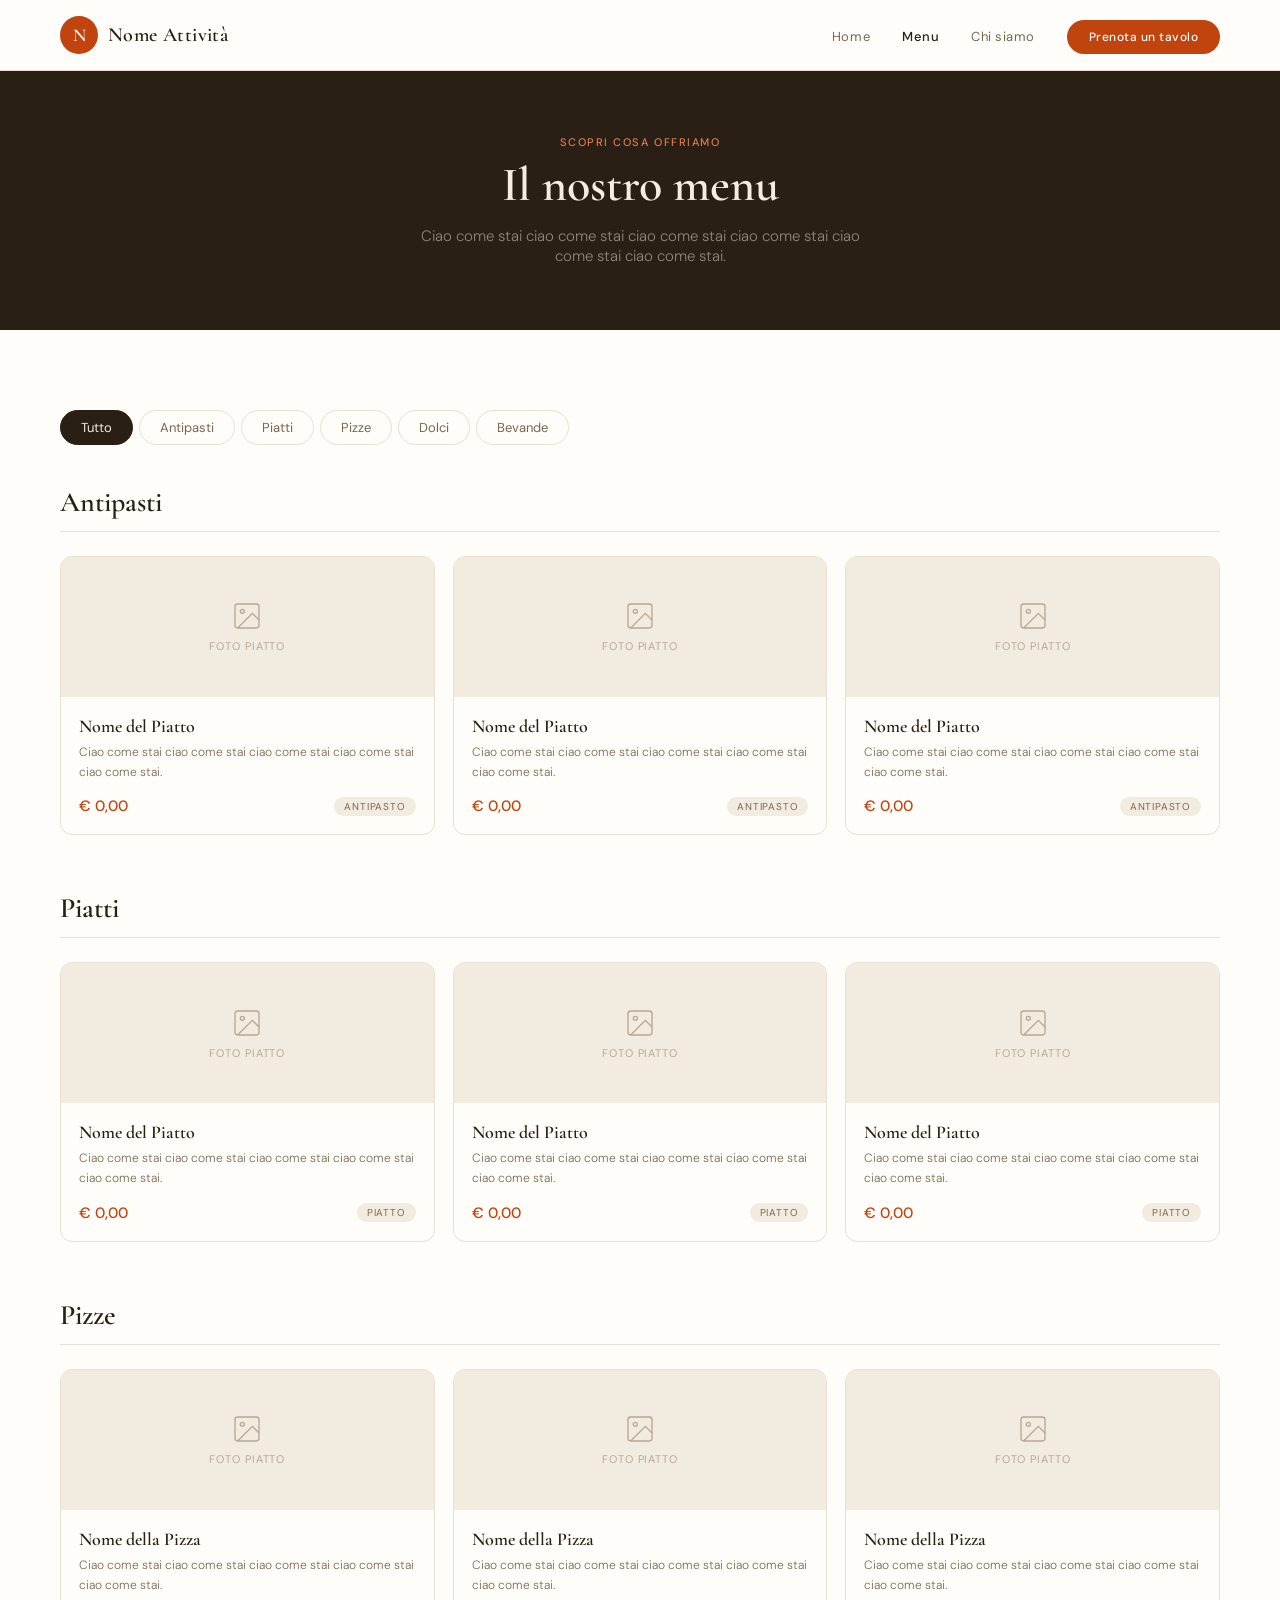
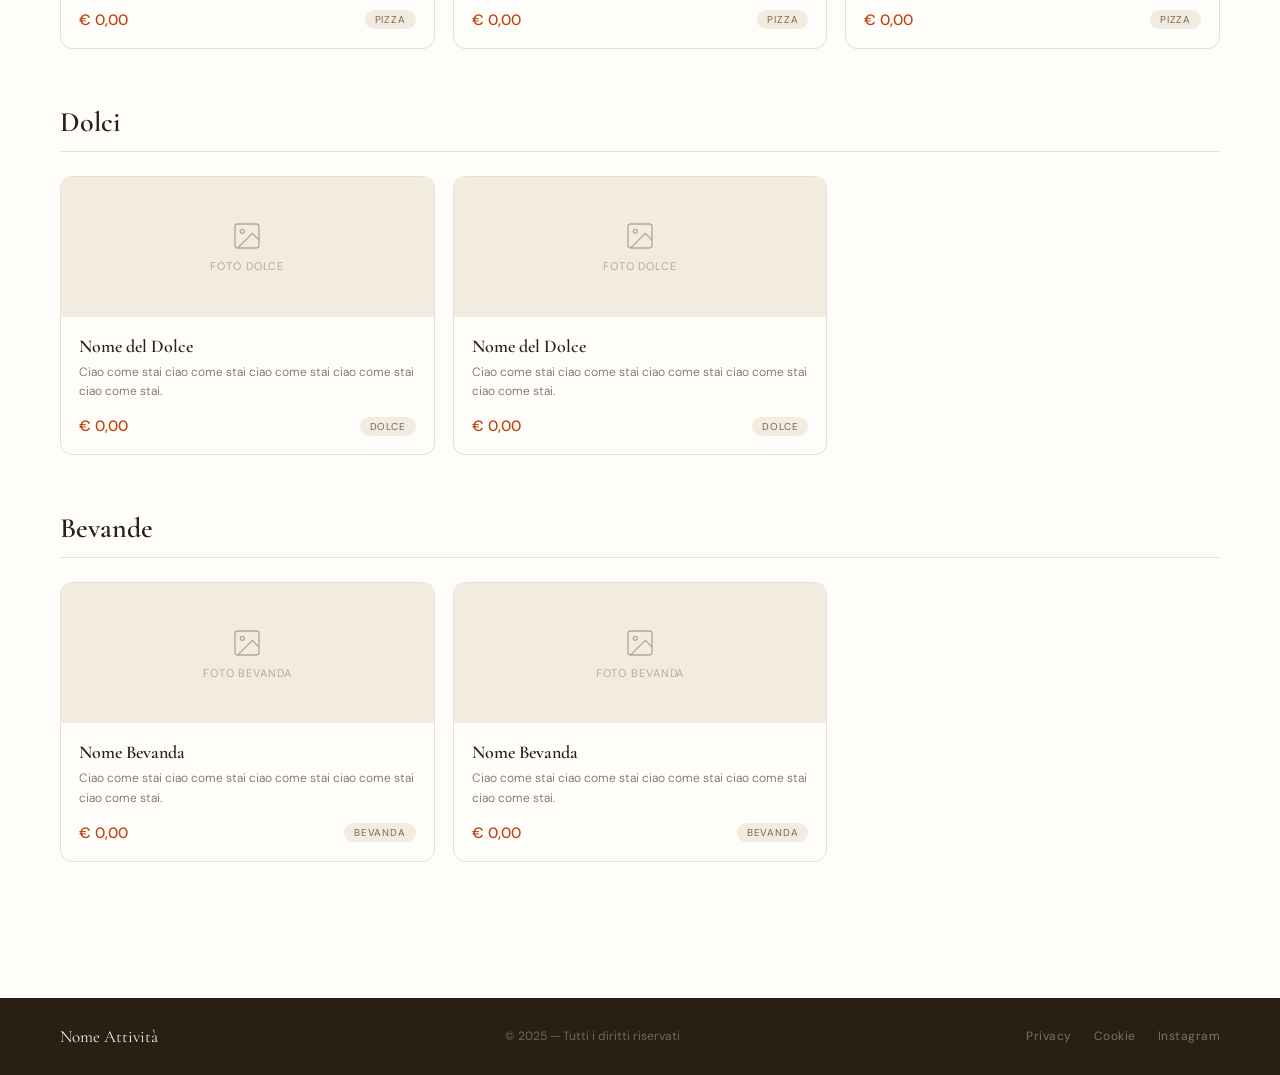
<file: PagineWebAttività/PrototipoFood.html/menu.html>
<!DOCTYPE html>
<html lang="it">
<head>
  <meta charset="UTF-8">
  <meta name="viewport" content="width=device-width, initial-scale=1.0">
  <title>PrototipoFood</title>
  <link rel="stylesheet" href="style.css">
  <style>



    /* ── PAGE HEADER ── */
    .page-header {
      background: #2a1f14;
      padding: 64px 60px;
      text-align: center;
    }
    .page-header .sec-label { color: #e07a52; }
    .page-header h1 {
      font-family: 'Cormorant Garamond', serif;
      font-size: 48px; font-weight: 600; color: #f5ede0; line-height: 1.1; margin-bottom: 14px;
    }
    .page-header p {
      font-size: 15px; color: rgba(245,237,224,0.5); font-weight: 300; max-width: 480px; margin: 0 auto;
    }



    /* ── MENU ── */
    .section { padding: 80px 60px; }
    .menu-tabs { display: flex; gap: 6px; margin-bottom: 40px; flex-wrap: wrap; }
    .tab {
      padding: 8px 20px; border-radius: 40px; font-size: 13px; cursor: pointer;
      border: 0.5px solid #e8e0d2; color: #7a6652; background: transparent;
      font-family: 'DM Sans', sans-serif; transition: all .2s;
    }
    .tab:hover { border-color: #2a1f14; color: #2a1f14; }
    .tab.active { background: #2a1f14; color: #f5ede0; border-color: #2a1f14; }

    .menu-grid { display: grid; grid-template-columns: repeat(3, 1fr); gap: 18px; }
    .menu-card {
      border: 0.5px solid #e8e0d2; border-radius: 12px; overflow: hidden;
      background: #fffdf9; transition: box-shadow .2s;
    }
    .menu-card:hover { box-shadow: 0 4px 20px rgba(42,31,20,0.08); }
    .menu-img {
      height: 140px; background: #f2ebe0;
      display: flex; flex-direction: column; align-items: center; justify-content: center;
      gap: 7px; font-size: 11px; letter-spacing: 0.08em; text-transform: uppercase; color: #b8a892;
    }
    .menu-body { padding: 18px; }
    .menu-name { font-family: 'Cormorant Garamond', serif; font-size: 18px; font-weight: 600; color: #2a1f14; margin-bottom: 6px; }
    .menu-desc { font-size: 12px; color: #7a6652; line-height: 1.65; font-weight: 300; margin-bottom: 14px; }
    .menu-footer { display: flex; justify-content: space-between; align-items: center; }
    .menu-price { font-size: 15px; font-weight: 500; color: #c1440e; }
    .menu-tag {
      font-size: 10px; letter-spacing: 0.08em; text-transform: uppercase;
      background: #f2ebe0; color: #7a6652; border-radius: 20px; padding: 3px 10px;
    }



    /* ── CATEGORIA TITOLO ── */
    .cat-title {
      font-family: 'Cormorant Garamond', serif;
      font-size: 28px; font-weight: 600; color: #2a1f14;
      margin-bottom: 24px; padding-bottom: 12px;
      border-bottom: 0.5px solid #e8e0d2;
    }
    .cat-section { margin-bottom: 56px; }



    /* ── RESPONSIVE ── */
    @media (max-width: 768px) {
      .page-header { padding: 48px 24px; }
      .page-header h1 { font-size: 36px; }
      .section { padding: 48px 24px; }
      .menu-grid { grid-template-columns: 1fr; }
    }
  </style>
</head>
<body>

  <!-- NAV -->
  <nav>
    <div class="nav-logo">
      <div class="logo-box">N</div>
      <span class="brand">Nome Attività</span>
    </div>
    <ul class="nav-links">
      <li><a href="index.html">Home</a></li>
      <li><a href="menu.html" class="active">Menu</a></li>
      <li><a href="chiSiamo.html">Chi siamo</a></li>
      <li><a href="index.html#orari" class="nav-reserve">Prenota un tavolo</a></li>
    </ul>
  </nav>

  <!-- PAGE HEADER -->
  <div class="page-header">
    <div class="sec-label">Scopri cosa offriamo</div>
    <h1>Il nostro menu</h1>
    <p>Ciao come stai ciao come stai ciao come stai ciao come stai ciao come stai ciao come stai.</p>
  </div>

  <!-- MENU -->
  <section class="section">

    <!-- FILTRI -->
    <div class="menu-tabs">
      <button class="tab active" onclick="filterMenu('tutti', this)">Tutto</button>
      <button class="tab" onclick="filterMenu('antipasti', this)">Antipasti</button>
      <button class="tab" onclick="filterMenu('piatti', this)">Piatti</button>
      <button class="tab" onclick="filterMenu('pizze', this)">Pizze</button>
      <button class="tab" onclick="filterMenu('dolci', this)">Dolci</button>
      <button class="tab" onclick="filterMenu('bevande', this)">Bevande</button>
    </div>

    <!-- ANTIPASTI -->
    <div class="cat-section" data-cat="antipasti">
      <div class="cat-title">Antipasti</div>
      <div class="menu-grid">
        <div class="menu-card">
          <div class="menu-img">
            <svg width="32" height="32" viewBox="0 0 24 24" fill="none" stroke="#b8a892" stroke-width="1"><rect x="3" y="3" width="18" height="18" rx="2"/><circle cx="8.5" cy="8.5" r="1.5"/><path d="M21 15l-5-5L5 21"/></svg>
            <span>Foto piatto</span>
          </div>
          <div class="menu-body">
            <div class="menu-name">Nome del Piatto</div>
            <div class="menu-desc">Ciao come stai ciao come stai ciao come stai ciao come stai ciao come stai.</div>
            <div class="menu-footer"><div class="menu-price">€ 0,00</div><div class="menu-tag">Antipasto</div></div>
          </div>
        </div>
        <div class="menu-card">
          <div class="menu-img">
            <svg width="32" height="32" viewBox="0 0 24 24" fill="none" stroke="#b8a892" stroke-width="1"><rect x="3" y="3" width="18" height="18" rx="2"/><circle cx="8.5" cy="8.5" r="1.5"/><path d="M21 15l-5-5L5 21"/></svg>
            <span>Foto piatto</span>
          </div>
          <div class="menu-body">
            <div class="menu-name">Nome del Piatto</div>
            <div class="menu-desc">Ciao come stai ciao come stai ciao come stai ciao come stai ciao come stai.</div>
            <div class="menu-footer"><div class="menu-price">€ 0,00</div><div class="menu-tag">Antipasto</div></div>
          </div>
        </div>
        <div class="menu-card">
          <div class="menu-img">
            <svg width="32" height="32" viewBox="0 0 24 24" fill="none" stroke="#b8a892" stroke-width="1"><rect x="3" y="3" width="18" height="18" rx="2"/><circle cx="8.5" cy="8.5" r="1.5"/><path d="M21 15l-5-5L5 21"/></svg>
            <span>Foto piatto</span>
          </div>
          <div class="menu-body">
            <div class="menu-name">Nome del Piatto</div>
            <div class="menu-desc">Ciao come stai ciao come stai ciao come stai ciao come stai ciao come stai.</div>
            <div class="menu-footer"><div class="menu-price">€ 0,00</div><div class="menu-tag">Antipasto</div></div>
          </div>
        </div>
      </div>
    </div>

    <!-- PIATTI -->
    <div class="cat-section" data-cat="piatti">
      <div class="cat-title">Piatti</div>
      <div class="menu-grid">
        <div class="menu-card">
          <div class="menu-img">
            <svg width="32" height="32" viewBox="0 0 24 24" fill="none" stroke="#b8a892" stroke-width="1"><rect x="3" y="3" width="18" height="18" rx="2"/><circle cx="8.5" cy="8.5" r="1.5"/><path d="M21 15l-5-5L5 21"/></svg>
            <span>Foto piatto</span>
          </div>
          <div class="menu-body">
            <div class="menu-name">Nome del Piatto</div>
            <div class="menu-desc">Ciao come stai ciao come stai ciao come stai ciao come stai ciao come stai.</div>
            <div class="menu-footer"><div class="menu-price">€ 0,00</div><div class="menu-tag">Piatto</div></div>
          </div>
        </div>
        <div class="menu-card">
          <div class="menu-img">
            <svg width="32" height="32" viewBox="0 0 24 24" fill="none" stroke="#b8a892" stroke-width="1"><rect x="3" y="3" width="18" height="18" rx="2"/><circle cx="8.5" cy="8.5" r="1.5"/><path d="M21 15l-5-5L5 21"/></svg>
            <span>Foto piatto</span>
          </div>
          <div class="menu-body">
            <div class="menu-name">Nome del Piatto</div>
            <div class="menu-desc">Ciao come stai ciao come stai ciao come stai ciao come stai ciao come stai.</div>
            <div class="menu-footer"><div class="menu-price">€ 0,00</div><div class="menu-tag">Piatto</div></div>
          </div>
        </div>
        <div class="menu-card">
          <div class="menu-img">
            <svg width="32" height="32" viewBox="0 0 24 24" fill="none" stroke="#b8a892" stroke-width="1"><rect x="3" y="3" width="18" height="18" rx="2"/><circle cx="8.5" cy="8.5" r="1.5"/><path d="M21 15l-5-5L5 21"/></svg>
            <span>Foto piatto</span>
          </div>
          <div class="menu-body">
            <div class="menu-name">Nome del Piatto</div>
            <div class="menu-desc">Ciao come stai ciao come stai ciao come stai ciao come stai ciao come stai.</div>
            <div class="menu-footer"><div class="menu-price">€ 0,00</div><div class="menu-tag">Piatto</div></div>
          </div>
        </div>
      </div>
    </div>

    <!-- PIZZE -->
    <div class="cat-section" data-cat="pizze">
      <div class="cat-title">Pizze</div>
      <div class="menu-grid">
        <div class="menu-card">
          <div class="menu-img">
            <svg width="32" height="32" viewBox="0 0 24 24" fill="none" stroke="#b8a892" stroke-width="1"><rect x="3" y="3" width="18" height="18" rx="2"/><circle cx="8.5" cy="8.5" r="1.5"/><path d="M21 15l-5-5L5 21"/></svg>
            <span>Foto piatto</span>
          </div>
          <div class="menu-body">
            <div class="menu-name">Nome della Pizza</div>
            <div class="menu-desc">Ciao come stai ciao come stai ciao come stai ciao come stai ciao come stai.</div>
            <div class="menu-footer"><div class="menu-price">€ 0,00</div><div class="menu-tag">Pizza</div></div>
          </div>
        </div>
        <div class="menu-card">
          <div class="menu-img">
            <svg width="32" height="32" viewBox="0 0 24 24" fill="none" stroke="#b8a892" stroke-width="1"><rect x="3" y="3" width="18" height="18" rx="2"/><circle cx="8.5" cy="8.5" r="1.5"/><path d="M21 15l-5-5L5 21"/></svg>
            <span>Foto piatto</span>
          </div>
          <div class="menu-body">
            <div class="menu-name">Nome della Pizza</div>
            <div class="menu-desc">Ciao come stai ciao come stai ciao come stai ciao come stai ciao come stai.</div>
            <div class="menu-footer"><div class="menu-price">€ 0,00</div><div class="menu-tag">Pizza</div></div>
          </div>
        </div>
        <div class="menu-card">
          <div class="menu-img">
            <svg width="32" height="32" viewBox="0 0 24 24" fill="none" stroke="#b8a892" stroke-width="1"><rect x="3" y="3" width="18" height="18" rx="2"/><circle cx="8.5" cy="8.5" r="1.5"/><path d="M21 15l-5-5L5 21"/></svg>
            <span>Foto piatto</span>
          </div>
          <div class="menu-body">
            <div class="menu-name">Nome della Pizza</div>
            <div class="menu-desc">Ciao come stai ciao come stai ciao come stai ciao come stai ciao come stai.</div>
            <div class="menu-footer"><div class="menu-price">€ 0,00</div><div class="menu-tag">Pizza</div></div>
          </div>
        </div>
      </div>
    </div>

    <!-- DOLCI -->
    <div class="cat-section" data-cat="dolci">
      <div class="cat-title">Dolci</div>
      <div class="menu-grid">
        <div class="menu-card">
          <div class="menu-img">
            <svg width="32" height="32" viewBox="0 0 24 24" fill="none" stroke="#b8a892" stroke-width="1"><rect x="3" y="3" width="18" height="18" rx="2"/><circle cx="8.5" cy="8.5" r="1.5"/><path d="M21 15l-5-5L5 21"/></svg>
            <span>Foto dolce</span>
          </div>
          <div class="menu-body">
            <div class="menu-name">Nome del Dolce</div>
            <div class="menu-desc">Ciao come stai ciao come stai ciao come stai ciao come stai ciao come stai.</div>
            <div class="menu-footer"><div class="menu-price">€ 0,00</div><div class="menu-tag">Dolce</div></div>
          </div>
        </div>
        <div class="menu-card">
          <div class="menu-img">
            <svg width="32" height="32" viewBox="0 0 24 24" fill="none" stroke="#b8a892" stroke-width="1"><rect x="3" y="3" width="18" height="18" rx="2"/><circle cx="8.5" cy="8.5" r="1.5"/><path d="M21 15l-5-5L5 21"/></svg>
            <span>Foto dolce</span>
          </div>
          <div class="menu-body">
            <div class="menu-name">Nome del Dolce</div>
            <div class="menu-desc">Ciao come stai ciao come stai ciao come stai ciao come stai ciao come stai.</div>
            <div class="menu-footer"><div class="menu-price">€ 0,00</div><div class="menu-tag">Dolce</div></div>
          </div>
        </div>
      </div>
    </div>

    <!-- BEVANDE -->
    <div class="cat-section" data-cat="bevande">
      <div class="cat-title">Bevande</div>
      <div class="menu-grid">
        <div class="menu-card">
          <div class="menu-img">
            <svg width="32" height="32" viewBox="0 0 24 24" fill="none" stroke="#b8a892" stroke-width="1"><rect x="3" y="3" width="18" height="18" rx="2"/><circle cx="8.5" cy="8.5" r="1.5"/><path d="M21 15l-5-5L5 21"/></svg>
            <span>Foto bevanda</span>
          </div>
          <div class="menu-body">
            <div class="menu-name">Nome Bevanda</div>
            <div class="menu-desc">Ciao come stai ciao come stai ciao come stai ciao come stai ciao come stai.</div>
            <div class="menu-footer"><div class="menu-price">€ 0,00</div><div class="menu-tag">Bevanda</div></div>
          </div>
        </div>
        <div class="menu-card">
          <div class="menu-img">
            <svg width="32" height="32" viewBox="0 0 24 24" fill="none" stroke="#b8a892" stroke-width="1"><rect x="3" y="3" width="18" height="18" rx="2"/><circle cx="8.5" cy="8.5" r="1.5"/><path d="M21 15l-5-5L5 21"/></svg>
            <span>Foto bevanda</span>
          </div>
          <div class="menu-body">
            <div class="menu-name">Nome Bevanda</div>
            <div class="menu-desc">Ciao come stai ciao come stai ciao come stai ciao come stai ciao come stai.</div>
            <div class="menu-footer"><div class="menu-price">€ 0,00</div><div class="menu-tag">Bevanda</div></div>
          </div>
        </div>
      </div>
    </div>

  </section>

  <!-- FOOTER -->
  <footer>
    <span class="foot-brand">Nome Attività</span>
    <span class="foot-copy">© 2025 — Tutti i diritti riservati</span>
    <div class="foot-links">
      <a href="#">Privacy</a>
      <a href="#">Cookie</a>
      <a href="#">Instagram</a>
    </div>
  </footer>

  <script>
    function filterMenu(cat, btn) {
      document.querySelectorAll('.tab').forEach(t => t.classList.remove('active'));
      btn.classList.add('active');
      document.querySelectorAll('.cat-section').forEach(s => {
        s.style.display = (cat === 'tutti' || s.dataset.cat === cat) ? 'block' : 'none';
      });
    }
  </script>

</body>
</html>
</file>
<file: PagineWebAttività/PrototipoFood.html/style.css>
@import url('https://fonts.googleapis.com/css2?family=Cormorant+Garamond:ital,wght@0,400;0,600;1,400&family=DM+Sans:wght@300;400;500&display=swap');

* { margin: 0; padding: 0; box-sizing: border-box; }

body { font-family: 'DM Sans', sans-serif; color: #2a1f14; background: #fffdf9; }



/* ── NAV ── */
nav {
  display: flex; align-items: center; justify-content: space-between;
  padding: 16px 60px;
  background: #fffdf9;
  border-bottom: 0.5px solid #e8e0d2;
  position: sticky; top: 0; z-index: 100;
}
.nav-logo { display: flex; align-items: center; gap: 10px; }
.logo-box {
  width: 38px; height: 38px; border-radius: 50%;
  background: #c1440e;
  display: flex; align-items: center; justify-content: center;
  font-family: 'Cormorant Garamond', serif; font-size: 18px; color: #fffdf9; font-weight: 600;
}
.brand { font-family: 'Cormorant Garamond', serif; font-size: 20px; font-weight: 600; color: #2a1f14; letter-spacing: 0.02em; }
.nav-links { display: flex; gap: 32px; list-style: none; }
.nav-links a { font-size: 13px; color: #7a6652; text-decoration: none; letter-spacing: 0.04em; transition: color .2s; }
.nav-links a:hover { color: #2a1f14; }
.nav-links a.active { color: #2a1f14; font-weight: 500; }
.nav-reserve {
  background: #c1440e !important; color: #fffdf9 !important;
  padding: 9px 22px; border-radius: 40px; font-size: 12px !important; font-weight: 500 !important; letter-spacing: 0.06em;
}



/* ── FOOTER ── */
footer {
  background: #2a1f14; padding: 28px 60px;
  display: flex; justify-content: space-between; align-items: center;
}
.foot-brand { font-family: 'Cormorant Garamond', serif; font-size: 17px; color: #f5ede0; }
.foot-copy { font-size: 12px; color: rgba(245,237,224,0.35); }
.foot-links { display: flex; gap: 22px; }
.foot-links a { font-size: 12px; color: rgba(245,237,224,0.4); text-decoration: none; letter-spacing: 0.04em; transition: color .2s; }
.foot-links a:hover { color: #f5ede0; }



/* ── UTILITY ── */
.sec-label { font-size: 11px; letter-spacing: 0.14em; text-transform: uppercase; color: #c1440e; margin-bottom: 10px; font-weight: 500; }
.sec-title { font-family: 'Cormorant Garamond', serif; font-size: 38px; font-weight: 600; color: #2a1f14; margin-bottom: 10px; }
.sec-sub { font-size: 15px; color: #7a6652; line-height: 1.75; font-weight: 300; max-width: 500px; margin-bottom: 48px; }

.btn-red {
  background: #c1440e; color: #fffdf9;
  padding: 13px 28px; border-radius: 40px; border: none; cursor: pointer;
  font-size: 13px; font-weight: 500; letter-spacing: 0.04em; font-family: 'DM Sans', sans-serif;
  transition: background .2s;
}
.btn-red:hover { background: #a83a0c; }
.btn-ghost {
  background: transparent; color: rgba(245,237,224,0.65);
  padding: 12px 28px; border-radius: 40px; border: 0.5px solid rgba(245,237,224,0.2); cursor: pointer;
  font-size: 13px; font-weight: 300; font-family: 'DM Sans', sans-serif;
  transition: border-color .2s;
}



/* ── BADGES ── */
.badges {
  background: #c1440e; padding: 14px 60px;
  display: flex; justify-content: center; gap: 56px;
}
.badge-item {
  font-size: 12px; font-weight: 500; color: #fffdf9;
  display: flex; align-items: center; gap: 10px; letter-spacing: 0.06em;
}
.badge-sep { width: 4px; height: 4px; border-radius: 50%; background: rgba(255,253,249,0.4); }



/* ── ORARI + DOVE SIAMO (condiviso, usato in index e chi-siamo) ── */
.info-row {
  display: grid; grid-template-columns: 1fr 1fr;
  border-top: 0.5px solid #e8e0d2; border-bottom: 0.5px solid #e8e0d2;
}
.info-col { padding: 64px 60px; }
.info-col:first-child { border-right: 0.5px solid #e8e0d2; }
.orari-list { margin-top: 28px; display: flex; flex-direction: column; }
.orari-row {
  display: flex; justify-content: space-between; align-items: center;
  font-size: 14px; padding: 12px 0; border-bottom: 0.5px solid #f0e8dc;
}
.orari-row:last-child { border-bottom: none; }
.orari-day { color: #2a1f14; font-weight: 400; }
.orari-time { color: #7a6652; font-weight: 300; }
.orari-closed { color: #c1440e; font-weight: 300; }
.map-placeholder {
  margin-top: 28px; background: #f2ebe0; border-radius: 10px; height: 190px;
  display: flex; flex-direction: column; align-items: center; justify-content: center; gap: 10px;
  border: 0.5px solid #e8e0d2;
}
.map-text { font-size: 11px; letter-spacing: 0.08em; text-transform: uppercase; color: #b8a892; }
.address { font-size: 14px; color: #7a6652; margin-top: 18px; line-height: 1.7; font-weight: 300; }



/* ── RESPONSIVE ── */
@media (max-width: 768px) {
  nav { padding: 14px 24px; }
  .nav-links { display: none; }
  .badges { gap: 16px; flex-wrap: wrap; padding: 14px 24px; }
  .info-row { grid-template-columns: 1fr; }
  .info-col { padding: 48px 24px; }
  .info-col:first-child { border-right: none; border-bottom: 0.5px solid #e8e0d2; }
  footer { flex-direction: column; gap: 12px; text-align: center; padding: 24px; }
}
</file>
